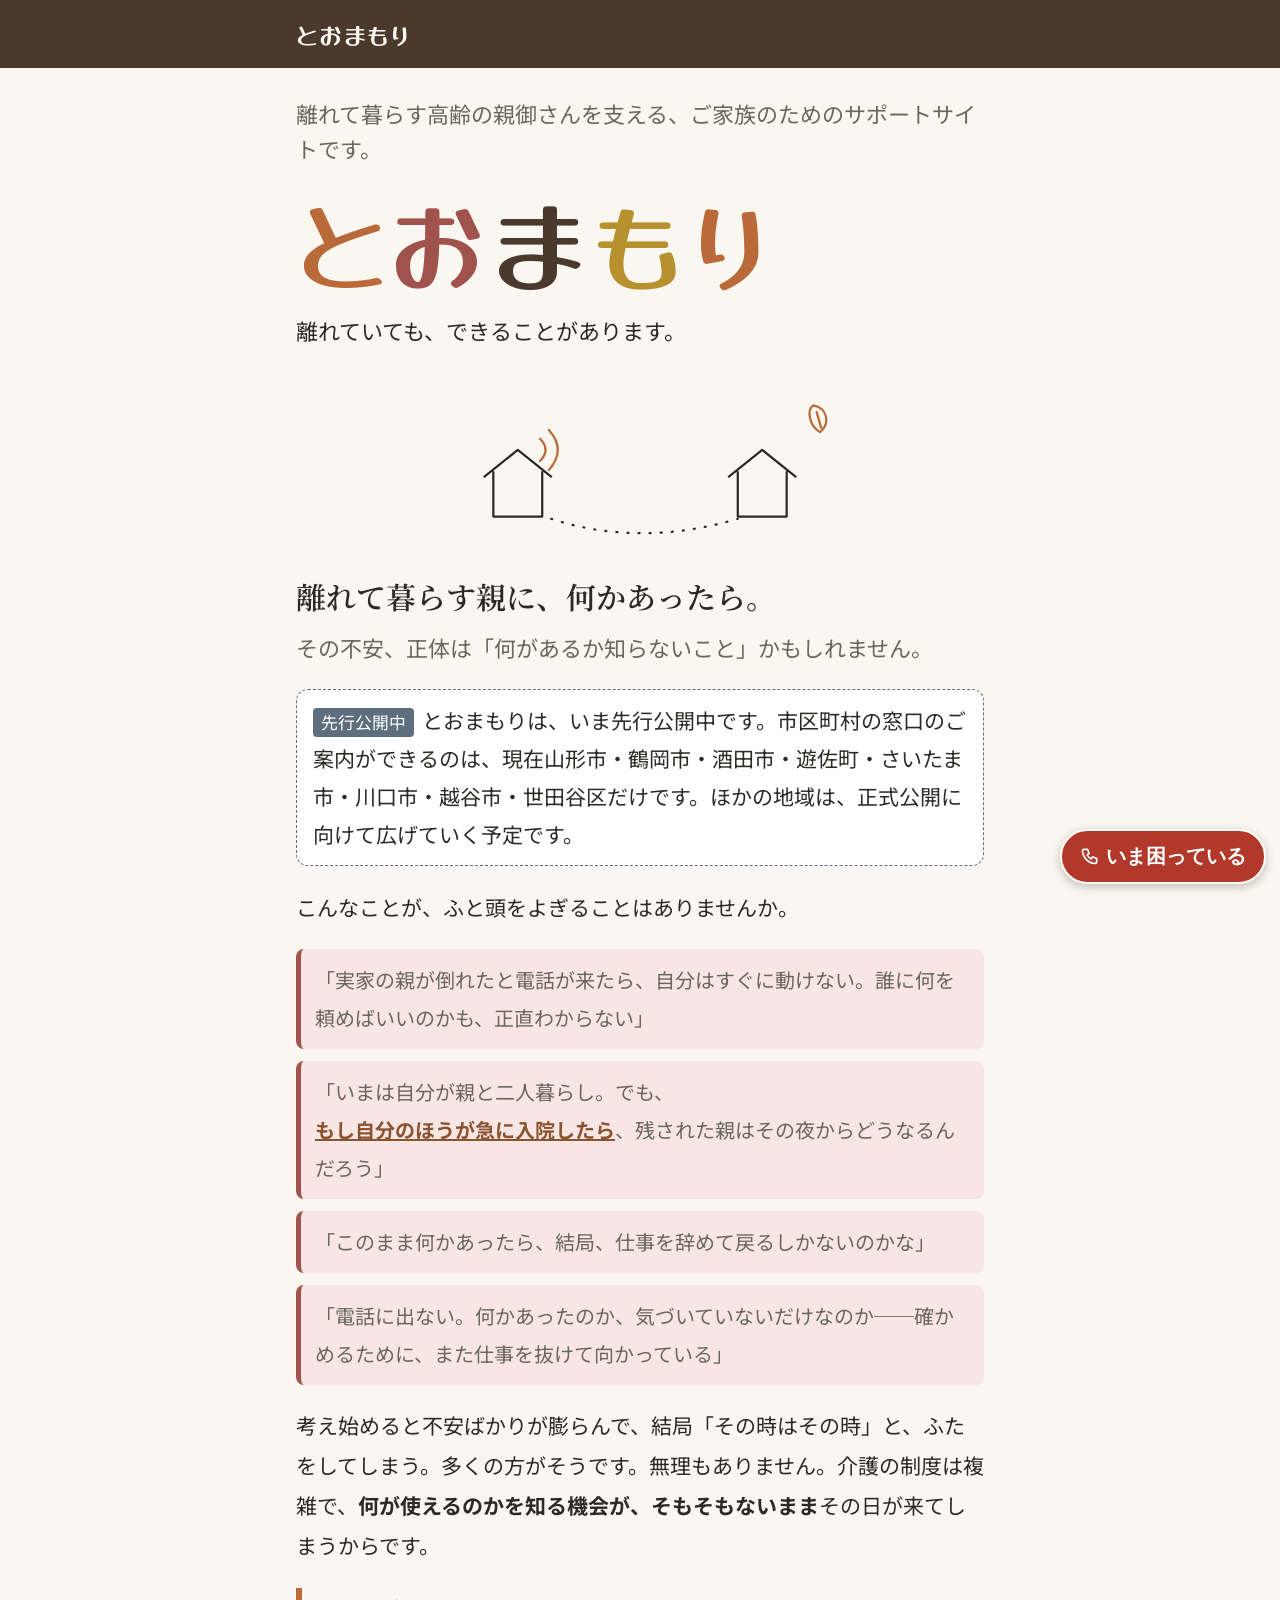
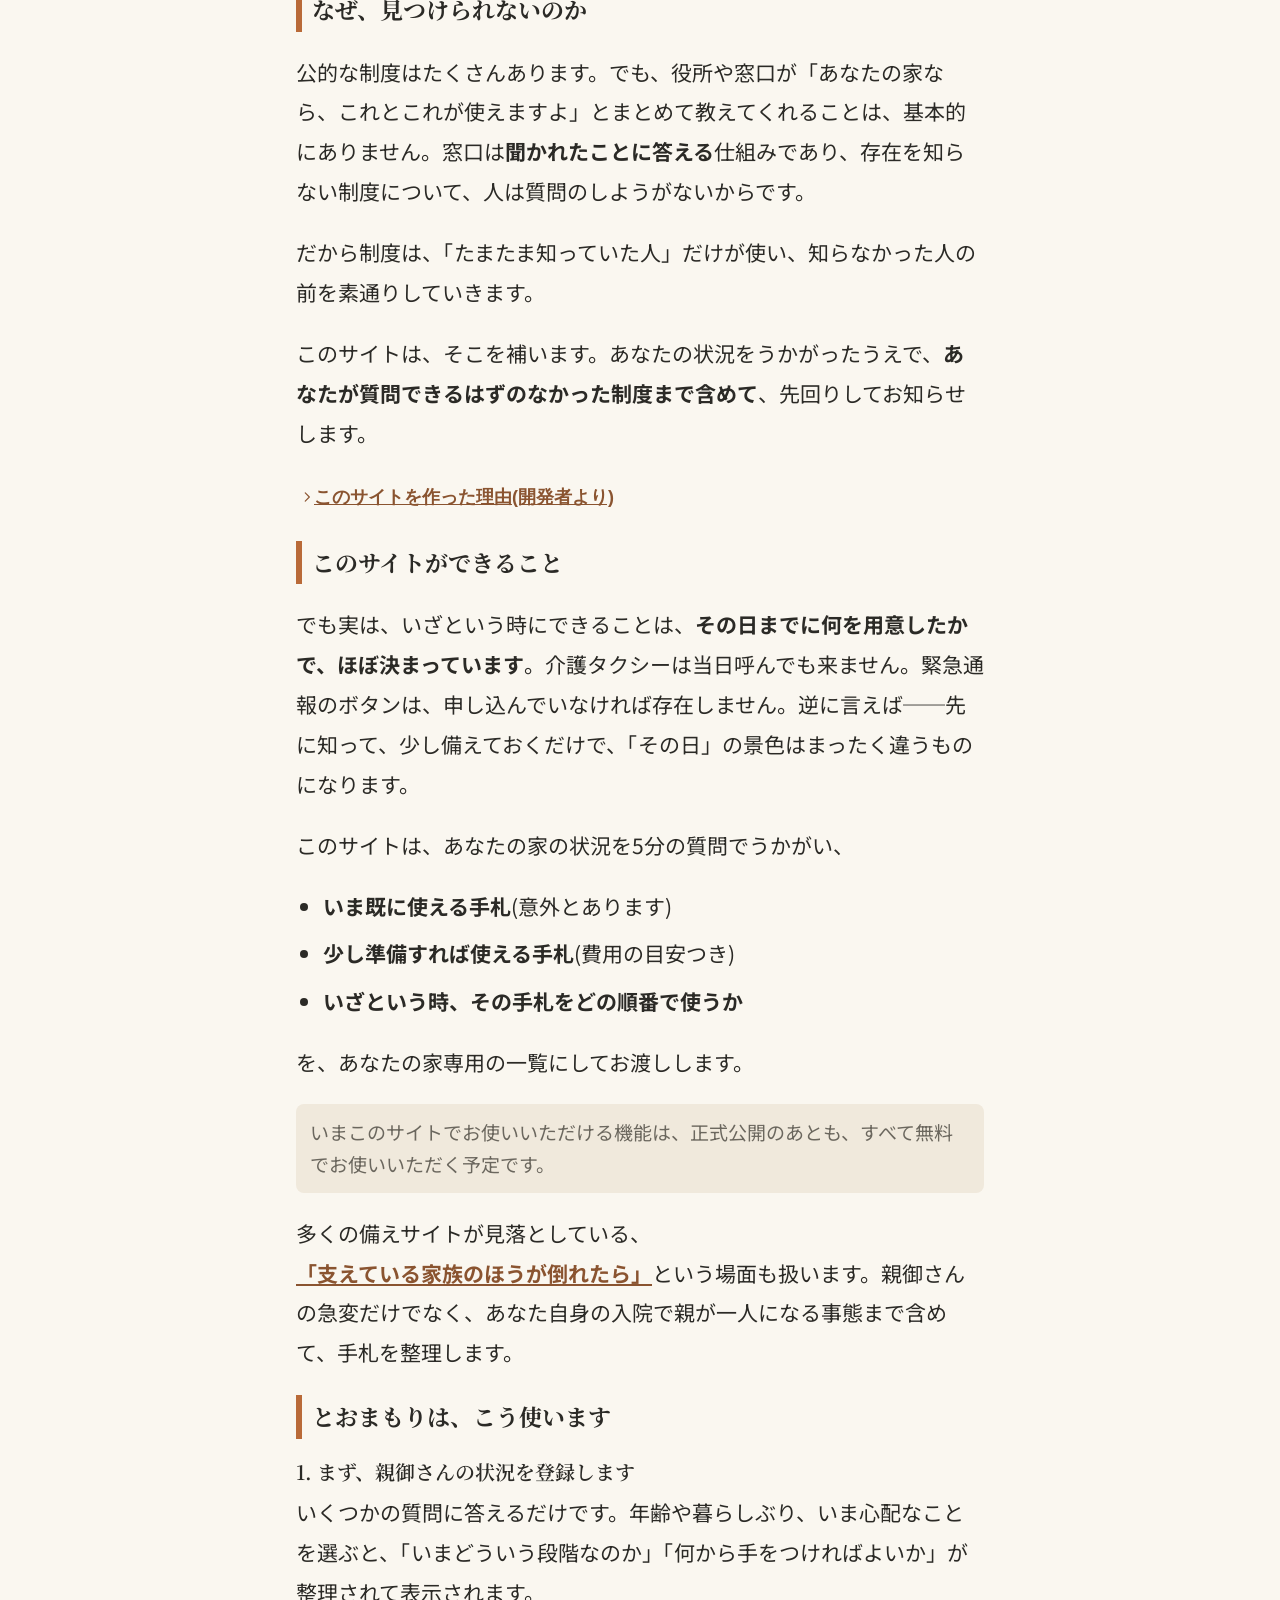
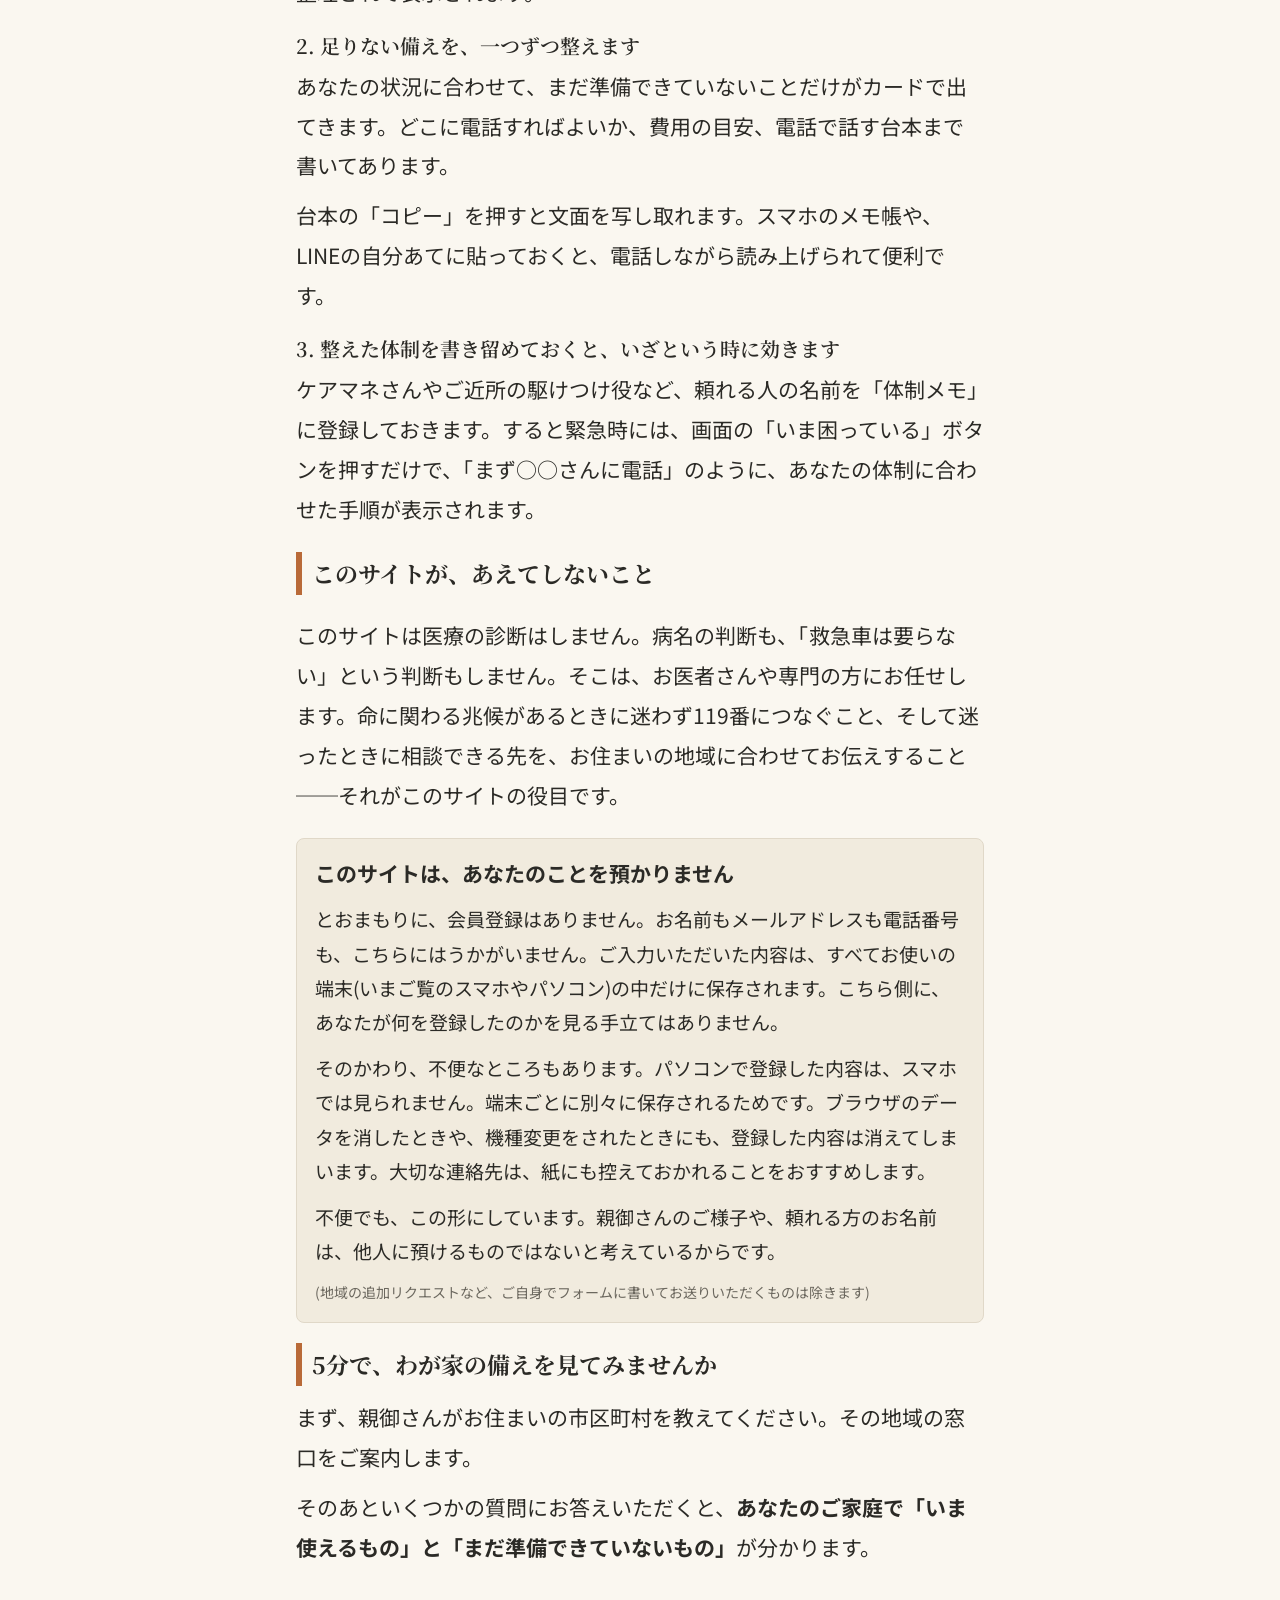
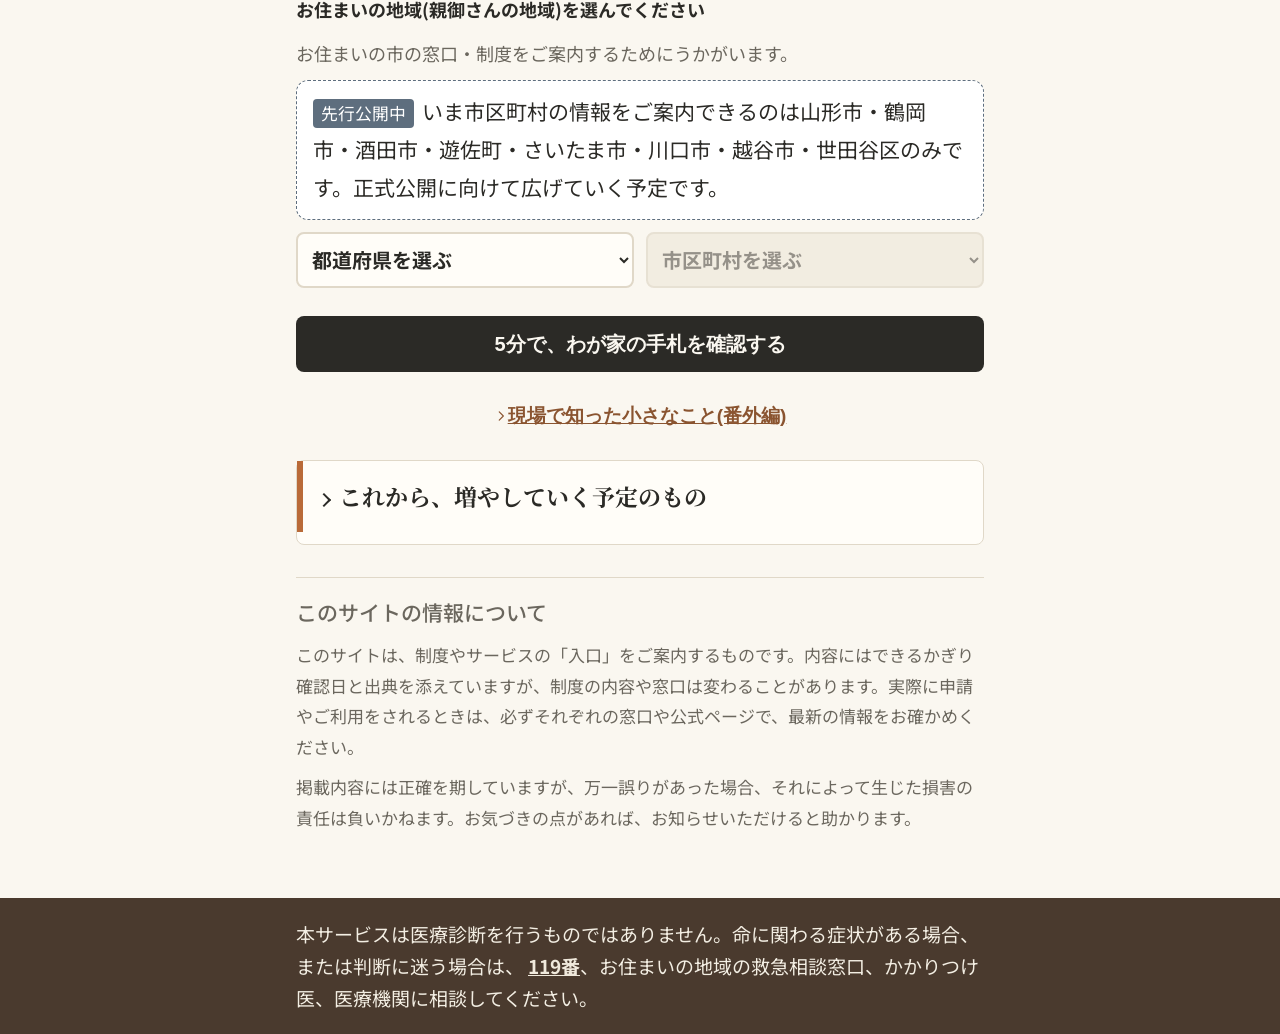
<file: index.html>
<!DOCTYPE html>
<html lang="ja">
<head>
  <meta charset="UTF-8" />
  <meta name="viewport" content="width=device-width, initial-scale=1.0" />
  <!-- 静かな先行公開用。本公開時にこの行を削除する -->
  <meta name="robots" content="noindex" />
  <title>とおまもり｜離れて暮らす親の備えと緊急ナビ</title>
  <link rel="preconnect" href="https://fonts.googleapis.com" />
  <link rel="preconnect" href="https://fonts.gstatic.com" crossorigin />
  <link rel="stylesheet"
    href="https://fonts.googleapis.com/css2?family=Noto+Sans+JP:wght@400;500&family=Noto+Serif+JP:wght@500&family=Yusei+Magic&display=swap" />
  <link rel="stylesheet" href="style.css?v=ee98e7fb" />
</head>
<body>
  <header class="site-header">
    <div class="wrap">
      <h1 class="site-title"><button type="button" id="site-title" class="site-title-btn">とおまもり</button></h1>
    </div>
  </header>

  <!-- 3ステップの帯(全画面共通・診断後に表示) -->
  <nav id="step-band" class="step-band hidden" aria-label="進行状況"></nav>

  <!-- 「← 戻る」(全画面共通・トップ以外で表示。直前の画面へ / 仕様4.3 §4-2) -->
  <div id="back-bar" class="back-bar hidden">
    <div class="wrap">
      <button type="button" id="btn-global-back" class="btn-global-back">← 戻る</button>
    </div>
  </div>

  <main class="wrap" id="main">

    <!-- ============ ホーム(次の一手・2回目以降の入口) ============ -->
    <section id="screen-home" class="screen hidden">
      <div id="home-area"></div>
    </section>

    <!-- ============ トップ画面(ランディング) ============ -->
    <section id="screen-top" class="screen">
      <div class="hero">
        <!-- 上から: 定義の一行 → 題字 → タグライン → 既存のヒーローコピー(仕様4.3 §1) -->
        <p class="hero-define">離れて暮らす高齢の親御さんを支える、ご家族のためのサポートサイトです。</p>
        <!-- 題字(多色はここだけ。一文字=1span、色は style.css の --logo-c1..c5) -->
        <p class="hero-logo" role="img" aria-label="とおまもり"><span class="logo-c1" aria-hidden="true">と</span><span class="logo-c2" aria-hidden="true">お</span><span class="logo-c3" aria-hidden="true">ま</span><span class="logo-c4" aria-hidden="true">も</span><span class="logo-c5" aria-hidden="true">り</span></p>
        <p class="hero-tagline">離れていても、できることがあります。</p>
        <div class="hero-illus" aria-hidden="true"><svg viewBox="0 0 400 180" role="img" aria-label="離れた二つの家を点線の道が結び、左の家から電話の音が広がる" focusable="false"><g fill="none" stroke="currentColor" stroke-width="2" stroke-linecap="round" stroke-linejoin="round"><path d="M60 104 L90 80 L120 104 M68 100 L68 140 L112 140 L112 100"/><path d="M280 104 L310 80 L340 104 M288 100 L288 140 L332 140 L332 100"/><path d="M120 142 Q200 168 288 142" stroke-dasharray="1 9"/><path d="M110 70 Q120 80 110 90 M118 62 Q134 80 118 98" stroke="var(--color-kaki)"/><path d="M356 40 C368 42 372 56 362 64 C352 58 350 44 356 40 Z M359 46 L363 60" stroke="var(--color-kaki)"/></g></svg></div>
        <h2 class="hero-title">離れて暮らす親に、何かあったら。</h2>
        <p class="hero-sub">その不安、正体は「何があるか知らないこと」かもしれません。</p>
      </div>

      <p id="launch-notice-top" class="launch-notice"><span class="launch-notice-label">先行公開中</span>とおまもりは、いま先行公開中です。市区町村の窓口のご案内ができるのは、現在山形市・鶴岡市・酒田市・遊佐町・さいたま市・川口市・越谷市・世田谷区だけです。ほかの地域は、正式公開に向けて広げていく予定です。</p>

      <div class="lp-block">
        <p>こんなことが、ふと頭をよぎることはありませんか。</p>
        <p class="lp-quote">「実家の親が倒れたと電話が来たら、自分はすぐに動けない。誰に何を頼めばいいのかも、正直わからない」</p>
        <p class="lp-quote" id="lp-caregiver-down">「いまは自分が親と二人暮らし。でも、<button type="button" id="link-self-down-quote" class="link-inline"><strong>もし自分のほうが急に入院したら</strong></button>、残された親はその夜からどうなるんだろう」</p>
        <p class="lp-quote">「このまま何かあったら、結局、仕事を辞めて戻るしかないのかな」</p>
        <p class="lp-quote">「電話に出ない。何かあったのか、気づいていないだけなのか──確かめるために、また仕事を抜けて向かっている」</p>
        <p>考え始めると不安ばかりが膨らんで、結局「その時はその時」と、ふたをしてしまう。多くの方がそうです。無理もありません。介護の制度は複雑で、<strong>何が使えるのかを知る機会が、そもそもないまま</strong>その日が来てしまうからです。</p>
      </div>

      <div class="lp-block">
        <h3 class="lp-h3">なぜ、見つけられないのか</h3>
        <p>公的な制度はたくさんあります。でも、役所や窓口が「あなたの家なら、これとこれが使えますよ」とまとめて教えてくれることは、基本的にありません。窓口は<strong>聞かれたことに答える</strong>仕組みであり、存在を知らない制度について、人は質問のしようがないからです。</p>
        <p>だから制度は、「たまたま知っていた人」だけが使い、知らなかった人の前を素通りしていきます。</p>
        <p>このサイトは、そこを補います。あなたの状況をうかがったうえで、<strong>あなたが質問できるはずのなかった制度まで含めて</strong>、先回りしてお知らせします。</p>
        <p><button type="button" id="link-about" class="link-btn link-about"><svg class="icon" viewBox="0 0 24 24" aria-hidden="true" focusable="false"><path d="M9 5l7 7-7 7"/></svg> このサイトを作った理由(開発者より)</button></p>
      </div>

      <div class="lp-block">
        <h3 class="lp-h3">このサイトができること</h3>
        <p>でも実は、いざという時にできることは、<strong>その日までに何を用意したかで、ほぼ決まっています</strong>。介護タクシーは当日呼んでも来ません。緊急通報のボタンは、申し込んでいなければ存在しません。逆に言えば──先に知って、少し備えておくだけで、「その日」の景色はまったく違うものになります。</p>
        <p>このサイトは、あなたの家の状況を5分の質問でうかがい、</p>
        <ul class="lp-list">
          <li><strong>いま既に使える手札</strong>(意外とあります)</li>
          <li><strong>少し準備すれば使える手札</strong>(費用の目安つき)</li>
          <li><strong>いざという時、その手札をどの順番で使うか</strong></li>
        </ul>
        <p>を、あなたの家専用の一覧にしてお渡しします。</p>
        <p class="pricing-note">いまこのサイトでお使いいただける機能は、正式公開のあとも、すべて無料でお使いいただく予定です。</p>
        <p>多くの備えサイトが見落としている、<button type="button" id="link-caregiver-down" class="link-inline"><strong>「支えている家族のほうが倒れたら」</strong></button>という場面も扱います。親御さんの急変だけでなく、あなた自身の入院で親が一人になる事態まで含めて、手札を整理します。</p>
      </div>

      <!-- 使い方の小節(承認済み文言・一字一句変更禁止)。
           「○○さん」は文言の一部。固有名に置換しないこと(静的HTMLのまま出す)。 -->
      <div class="lp-block howto">
        <h3 class="lp-h3">とおまもりは、こう使います</h3>
        <h4 class="howto-step">1. まず、親御さんの状況を登録します</h4>
        <p>いくつかの質問に答えるだけです。年齢や暮らしぶり、いま心配なことを選ぶと、「いまどういう段階なのか」「何から手をつければよいか」が整理されて表示されます。</p>
        <h4 class="howto-step">2. 足りない備えを、一つずつ整えます</h4>
        <p>あなたの状況に合わせて、まだ準備できていないことだけがカードで出てきます。どこに電話すればよいか、費用の目安、電話で話す台本まで書いてあります。</p>
        <p>台本の「コピー」を押すと文面を写し取れます。スマホのメモ帳や、LINEの自分あてに貼っておくと、電話しながら読み上げられて便利です。</p>
        <h4 class="howto-step">3. 整えた体制を書き留めておくと、いざという時に効きます</h4>
        <p>ケアマネさんやご近所の駆けつけ役など、頼れる人の名前を「体制メモ」に登録しておきます。すると緊急時には、画面の「いま困っている」ボタンを押すだけで、「まず○○さんに電話」のように、あなたの体制に合わせた手順が表示されます。</p>
      </div>

      <div class="lp-block">
        <h3 class="lp-h3">このサイトが、あえてしないこと</h3>
        <p>このサイトは医療の診断はしません。病名の判断も、「救急車は要らない」という判断もしません。そこは、お医者さんや専門の方にお任せします。命に関わる兆候があるときに迷わず119番につなぐこと、そして迷ったときに相談できる先を、お住まいの地域に合わせてお伝えすること──それがこのサイトの役目です。</p>
      </div>

      <!-- プライバシーの一節(承認済み文言・一字一句変更禁止)。地域選択の直前。既存 privacy-box の囲みを拡張。 -->
      <div class="privacy-box privacy-box--about">
        <h3 class="privacy-h">このサイトは、あなたのことを預かりません</h3>
        <p>とおまもりに、会員登録はありません。お名前もメールアドレスも電話番号も、こちらにはうかがいません。ご入力いただいた内容は、すべてお使いの端末(いまご覧のスマホやパソコン)の中だけに保存されます。こちら側に、あなたが何を登録したのかを見る手立てはありません。</p>
        <p>そのかわり、不便なところもあります。パソコンで登録した内容は、スマホでは見られません。端末ごとに別々に保存されるためです。ブラウザのデータを消したときや、機種変更をされたときにも、登録した内容は消えてしまいます。大切な連絡先は、紙にも控えておかれることをおすすめします。</p>
        <p>不便でも、この形にしています。親御さんのご様子や、頼れる方のお名前は、他人に預けるものではないと考えているからです。</p>
        <p class="privacy-aside">(地域の追加リクエストなど、ご自身でフォームに書いてお送りいただくものは除きます)</p>
      </div>

      <!-- (A) 地域選択の直前・常に表示(承認済み文言・一字一句変更禁止) -->
      <div class="bridge-a">
        <h3 class="lp-h3">5分で、わが家の備えを見てみませんか</h3>
        <p>まず、親御さんがお住まいの市区町村を教えてください。その地域の窓口をご案内します。</p>
        <p>そのあといくつかの質問にお答えいただくと、<strong>あなたのご家庭で「いま使えるもの」と「まだ準備できていないもの」</strong>が分かります。</p>
      </div>

      <div class="field">
        <label class="field-label" for="area-pref">お住まいの地域(親御さんの地域)を選んでください</label>
        <p class="area-reason" id="area-reason">お住まいの市の窓口・制度をご案内するためにうかがいます。</p>
        <p id="launch-notice-area" class="launch-notice"><span class="launch-notice-label">先行公開中</span>いま市区町村の情報をご案内できるのは山形市・鶴岡市・酒田市・遊佐町・さいたま市・川口市・越谷市・世田谷区のみです。正式公開に向けて広げていく予定です。</p>
        <div id="area-choices" class="area-choices" role="group" aria-label="地域選択">
          <select id="area-pref" class="area-select" aria-label="都道府県">
            <option value="">都道府県を選ぶ</option>
          </select>
          <select id="area-muni" class="area-select" aria-label="市区町村" disabled>
            <option value="">市区町村を選ぶ</option>
          </select>
        </div>
        <div id="area-notice" class="area-notice hidden" aria-live="polite"></div>
      </div>

      <div id="resume-box" class="resume-box hidden">
        <button type="button" id="btn-resume" class="btn btn-secondary">前回の手札一覧を見る</button>
        <button type="button" id="btn-emergency-top" class="btn btn-secondary">いざという時のガイドを見る</button>
      </div>

      <!-- (B) CTAの直前・地域選択時のみ表示(承認済み文言・一字一句変更禁止。○○さんは文言の一部でプレースホルダーではない) -->
      <div id="bridge-b" class="bridge-b hidden">
        <p>ここまでは、どなたにも同じご案内です。</p>
        <p>質問にお答えいただくと、ここから先が変わります。あなたのご家庭に合わせて、費用の目安や、電話で話す台本つきで並びます。頼れる方のお名前を書き留めておけば、いざという時には「まず○○さんに電話」と、その方のお名前で手順が出ます。</p>
      </div>

      <div class="cta-group">
        <button type="button" id="btn-start" class="btn btn-primary">5分で、わが家の手札を確認する</button>
      </div>

      <p class="top-mame-link"><button type="button" class="link-btn link-mame"><svg class="icon" viewBox="0 0 24 24" aria-hidden="true" focusable="false"><path d="M9 5l7 7-7 7"/></svg> 現場で知った小さなこと(番外編)</button></p>

      <!-- ロードマップ「これから、増やしていく予定のもの」(承認済み文言・一字一句変更禁止)。
           番外編リンクの後・免責の前。見出しは lp-h3、項目名は太字(strong)の小見出し。
           最終段落の「ご意見・リクエストはこちら」はリクエストフォーム(素の短縮URL)への外部リンク。 -->
      <details class="lp-block roadmap fold-group">
        <summary class="fold-group-h lp-h3">これから、増やしていく予定のもの</summary>
        <div class="fold-group-body">
        <p>とおまもりは、先行公開中の、育ちざかりのサイトです。これから、次のようなものを順に加えていく予定です。足りないところを増やすのと同じくらい、間違いを直すことも続けています。</p>
        <p><strong>食事のこと</strong>──離れて暮らす親御さんの毎日の食事を、どう支えるか。配食サービスだけでなく、ヘルパーさんにお願いできることの範囲まで含めた全体像を。</p>
        <p><strong>介護度ごとの目安</strong>──要介護1、2……で、だいたいどこまでのサービスを受けられるのか。ケアマネさんと話す前の、予備知識として。</p>
        <p><strong>支えるあなた自身の手札</strong>──介護休業給付など、あなたの勤め先や、あなたがお住まいの自治体にある制度。</p>
        <p><strong>聞こえと、電話に気づく工夫</strong>──耳が遠くなった親御さんが、電話に気づけるようにするための道具と、その補助制度。</p>
        <p><strong>暮らしの道具</strong>──一人暮らしの親御さんの毎日を助けてくれる、道具のえらび方。</p>
        <p><strong>対応地域の拡充</strong>──先行公開中のいまは、追加の時期はお約束できません。いただいたリクエストを参考に、調べる地域を決めていきます。</p>
        <p>順番も内容も、皆さまの声で変わります。「これが先にほしい」「こんなものはできないか」など、<a href="https://forms.gle/yaTN1ZeADWrC4iNB9" target="_blank" rel="noopener noreferrer">ご意見・リクエストはこちら</a>からひとことお寄せください。</p>
        </div>
      </details>

      <!-- 免責の一節(承認済み文言・一字一句変更禁止)。トップ最下部。控えめな補助テキスト。 -->
      <section class="site-disclaimer" aria-label="このサイトの情報について">
        <h3 class="disclaimer-h">このサイトの情報について</h3>
        <p>このサイトは、制度やサービスの「入口」をご案内するものです。内容にはできるかぎり確認日と出典を添えていますが、制度の内容や窓口は変わることがあります。実際に申請やご利用をされるときは、必ずそれぞれの窓口や公式ページで、最新の情報をお確かめください。</p>
        <p>掲載内容には正確を期していますが、万一誤りがあった場合、それによって生じた損害の責任は負いかねます。お気づきの点があれば、お知らせいただけると助かります。</p>
      </section>
    </section>

    <!-- ============ 診断画面 ============ -->
    <section id="screen-diagnosis" class="screen hidden">
      <div class="progress">
        <div class="progress-bar"><div id="progress-fill" class="progress-fill"></div></div>
        <div class="progress-text">
          <span id="progress-block" class="progress-block"></span>
          <span id="progress-count" class="progress-count"></span>
        </div>
      </div>

      <div id="question-area" class="question-area" aria-live="polite"></div>

      <div class="q-nav">
        <button type="button" id="btn-back" class="btn btn-ghost">← 戻る</button>
      </div>
    </section>

    <!-- ============ 状況の鏡+テーマ宣言 ============ -->
    <section id="screen-mirror" class="screen hidden">
      <div id="mirror-area" class="mirror-area"></div>
      <div class="mirror-nav">
        <button type="button" id="btn-mirror-next" class="btn btn-primary">あなたの備えプランを見る →</button>
        <button type="button" id="btn-mirror-back" class="btn btn-ghost">← 質問に戻る</button>
      </div>
    </section>

    <!-- ============ 平時ビュー(処方=備えプラン) ============ -->
    <section id="screen-result" class="screen hidden">
      <div id="result-area"></div>

      <div class="result-footer">
        <div class="save-box">
          <p><strong>この端末に保存されました。</strong>状況が変わったら、いつでも診断し直してください。</p>
          <div class="save-actions">
            <button type="button" id="btn-open-memo" class="btn btn-secondary">体制メモを開く(連絡先を登録)</button>
            <button type="button" id="btn-restart" class="btn btn-ghost">もう一度診断する</button>
            <button type="button" id="btn-delete" class="btn btn-ghost btn-danger">保存したデータを削除</button>
          </div>
        </div>
      </div>
    </section>

    <!-- ============ 緊急時ビュー(場面別ガイド) ============ -->
    <section id="screen-emergency" class="screen hidden">
      <div id="danger-banner" class="danger-banner" role="alert"></div>
      <div class="emg-head">
        <h2 class="result-h2">場面別ガイド</h2>
        <p class="result-intro">いま起きている場面を選んでください。あなたの手札だけで手順を組み立てます。</p>
      </div>
      <div id="scene-choices" class="scene-choices"></div>
      <div id="scene-detail" class="scene-detail"></div>
      <div class="emg-nav">
        <button type="button" id="btn-emergency-back" class="btn btn-ghost">← 備えプランに戻る</button>
      </div>
    </section>

    <!-- ============ 体制メモ(固有名の登録) ============ -->
    <section id="screen-memo" class="screen hidden">
      <h2 class="result-h2">体制メモ</h2>
      <p class="result-intro">
        ケアマネさんや駆けつけ役など、あなたの家の「固有名」を登録しておくと、緊急時ガイドが
        「ケアマネの○○さんに電話」と実名で指示します。
      </p>
      <div class="privacy-box">
        入力内容は<strong>この端末の中にのみ保存</strong>され、外部には送信されません。空欄のままでも構いません。
      </div>
      <form id="memo-form" class="memo-form" autocomplete="off"></form>
      <div class="memo-nav">
        <button type="button" id="btn-memo-save" class="btn btn-primary">保存する</button>
        <span id="memo-status" class="copy-status" role="status"></span>
        <button type="button" id="btn-memo-clear" class="btn btn-ghost btn-danger">体制メモを消去</button>
        <button type="button" id="btn-memo-back" class="btn btn-ghost">← 備えプランに戻る</button>
      </div>
    </section>

    <!-- ============ 開発者より ============ -->
    <section id="screen-about" class="screen hidden">
      <article class="about">
        <h2 class="result-h2">開発者より──このサイトを作った理由</h2>
        <p>私自身、離れて暮らす高齢の母を支える、一人の家族です。</p>
        <p>母と連絡が取れなくなるたびに、仕事を抜けて様子を見に行く。そんなことが続き、これ以上は職場に迷惑をかけられないと、私は仕事を辞めました。</p>
        <p>辞めてからは、時間ができたぶん介護のことを調べました。ケアマネジャーがつき、ヘルパーさんの力も借り、自分では「ひと通り分かってきた」つもりでいました。</p>
        <p>それでも、このサイトを作るための調査で、<strong>初めて知った制度がいくつもありました。</strong> 母が使えたはずの補助。申請すれば戻ったはずのお金。誰かが隠していたわけではありません。知らないものは質問できない──ただそれだけの理由で、ずっと目の前を素通りしていたのです。</p>
        <p>そして思うのです。働きながら、限られた時間で調べていた頃の私は、今よりずっと少ない情報で、ずっと大きな判断──仕事を辞めるかどうか──をしていた。あのとき今の知識があれば、違う選び方もあったかもしれません。</p>
        <p>同じ場所に立っている方に、あの頃の私が欲しかったものを渡したい。それが、このサイトです。</p>
        <p>じゅうぶんにしてあげられていない、と感じている方へ。遠くからでも、できることは、ちゃんとあります。</p>
        <p class="about-signature" id="about-signature"></p>
      </article>
      <div class="about-nav">
        <button type="button" id="btn-about-back" class="btn btn-ghost">← トップに戻る</button>
      </div>
    </section>

    <!-- ============ 番外編: 現場で知った小さなこと ============ -->
    <section id="screen-mame" class="screen hidden">
      <div id="mame-area"></div>
      <div class="mame-nav">
        <button type="button" id="btn-mame-back" class="btn btn-ghost">← 戻る</button>
      </div>
    </section>

  </main>

  <!-- 用語辞典モーダル(施設のことば早見表) -->
  <div id="glossary-modal" class="glossary-modal hidden" role="dialog" aria-modal="true" aria-labelledby="glossary-title">
    <div class="glossary-backdrop" id="glossary-backdrop"></div>
    <div class="glossary-panel">
      <button type="button" id="glossary-close" class="glossary-close" aria-label="閉じる">×</button>
      <h3 id="glossary-title" class="glossary-title"></h3>
      <div id="glossary-body" class="glossary-body"></div>
    </div>
  </div>

  <!-- ホーム(トップ以外の全画面・右下。緊急ボタンの真上に積む) -->
  <button type="button" id="home-btn" class="home-btn hidden">ホーム</button>

  <!-- 「いま困っている」固定ボタン(全画面・未診断でも動作) -->
  <button type="button" id="panic-btn" class="panic-btn"><svg class="icon" viewBox="0 0 24 24" aria-hidden="true" focusable="false"><path d="M5 4h4l2 5-2.5 1.5a11 11 0 0 0 5 5L15 13l5 2v4a2 2 0 0 1-2 2A16 16 0 0 1 3 6a2 2 0 0 1 2-2z"/></svg> いま困っている</button>

  <!-- 画面内トースト(因果通知) -->
  <div id="toast-root" class="toast-root" role="status" aria-live="polite"></div>

  <footer class="site-footer">
    <div class="wrap">
      <p class="disclaimer">
        本サービスは医療診断を行うものではありません。命に関わる症状がある場合、または判断に迷う場合は、
        <a href="tel:119">119番</a>、お住まいの地域の救急相談窓口、かかりつけ医、医療機関に相談してください。
      </p>
    </div>
  </footer>

  <script src="rules-engine.js?v=e3bc2d20"></script>
  <script src="app.js?v=bf92fcf7"></script>
</body>
</html>
</file>
<file: style.css>
/*
 * とおまもり — 事前備えプラン診断
 * Phase 4.2「えんがわトーン」: 温かい落ち着き(生成り+墨+深緑)。
 * 主利用者は働く40〜60代。読みやすさ基準(本文16px以上・タップ44px以上・
 * コントラスト)は維持したまま装いだけを更新。緊急色は「いま困っている」ボタンと
 * 119バナーのみ。全配色は下の :root トークンに一元定義。
 */

:root {
  --color-prelaunch: #5E6E7E;  /* 先行公開の帯の線とラベル(サイトの他の色と区別するための青みのグレー) */
  /* --- デザイントークン(唯一の色・書体の定義元) --- */
  --color-bg: #FAF7F0;          /* 生成り(ページ背景) */
  --color-bg-section: #F0E9DC;  /* 薄い飴色(セクション帯・折りたたみ背景) */
  --color-line: #E0D8C8;        /* 罫線・カード枠 */
  --color-ink: #2B2A26;         /* 墨(本文・ボタン地・見出し・罫) */
  --color-ink-soft: #6B675E;    /* 補助テキスト */
  --color-soft: #F1EBDE;        /* 情報パネルの淡い面(旧・深緑淡を廃した温かい中間色) */
  --color-emergency: #B3382C;   /* 落ち着いた朱(緊急専用: 困っているボタン/119のみ) */
  --color-emergency-dark: #952E24;
  --color-card: #FFFDF8;        /* 温白(カード面。純白 #fff は使わない) */

  /* 暖色2系統(仕様8 微調整ラウンド1)。柿=彩り / 桜=人の話。濃は淡面上の文字・線専用 */
  --color-kaki: #B96A38;        /* 柿(装飾: 進捗バー・罫線・挿絵差し色。非テキストは3:1で足りる) */
  --color-kaki-text: #8A5430;   /* 柿(テキスト用の濃色。リンク等はAA4.5:1のためこちらを使う) */
  --color-kaki-soft: #F6E4D4;   /* 柿(面の淡) */
  --color-sakura: #A0524C;      /* 桜(文字の濃) */
  --color-sakura-soft: #F7E6E4; /* 桜(面の淡) */

  --color-kogecha: #4A3A2E;     /* 焦げ茶(題字3文字目) */
  --color-karashi: #B8912F;     /* 芥子(題字4文字目) */
  /* 面積の大きい濃色面(帯・ヘッダー)は焦げ茶。ボタンは墨のまま(仕様4.3 §5 #9) */
  --color-band: var(--color-kogecha);

  --font-heading: 'Noto Serif JP', "Hiragino Mincho ProN", "Yu Mincho", "YuMincho", serif;
  --font-body: 'Noto Sans JP', -apple-system, BlinkMacSystemFont, "Segoe UI",
    "Hiragino Kaku Gothic ProN", Meiryo, sans-serif;
  /* 題字の書体。Yusei Magic の読み込みに失敗したら --font-heading と同じ明朝へ落ちる */
  --font-logo: 'Yusei Magic', 'Noto Serif JP', "Hiragino Mincho ProN", "Yu Mincho", "YuMincho", serif;

  /* 題字の一文字ごとの色(と=柿 / お=桜 / ま=焦げ茶 / も=芥子 / り=柿) */
  --logo-c1: var(--color-kaki);
  --logo-c2: var(--color-sakura);
  --logo-c3: var(--color-kogecha);
  --logo-c4: var(--color-karashi);
  --logo-c5: var(--color-kaki);

  --radius: 8px;

  /* --- 旧トークン → 新トークン対応(既存ルールを一括で温かい配色へ移行)
         旧「赤(--primary)」は深緑に付け替え、赤は緊急専用トークンに限定する --- */
  --fg: var(--color-ink);
  --fg-muted: var(--color-ink-soft);
  --bg: var(--color-bg);
  --card: var(--color-card);
  --border: var(--color-line);
  /* 深緑は全廃(微調整2)。構造色=墨、リンク/進捗/チェック/彩り=柿(--color-kaki) */
  --primary: var(--color-ink);
  --primary-dark: #444444;
  --accent: var(--color-ink);
  --accent-light: var(--color-soft);
  --ok: var(--color-ink);
  --today: var(--color-ink);
  --week: var(--color-kaki);
  --later: var(--color-ink-soft);
  --danger: var(--color-ink-soft);
  --focus: var(--color-ink);
}

* { box-sizing: border-box; }

html { -webkit-text-size-adjust: 100%; }

body {
  margin: 0;
  font-family: var(--font-body);
  font-size: 21px;
  line-height: 1.9;
  color: var(--fg);
  background: var(--bg);
}

/* 見出しは明朝(Noto Serif JP)。読み込み失敗時はシステム明朝→sans にフォールバック */
.hero-title, .lp-h3, .howto-step, .result-h2, .group-h, .card-name,
.mirror-h2, .mirror-theme-value, .next-move-name, .scene-title, .step-title,
.faq-heading, .glossary-title, .mirror-flow-h, .blueprint > p:first-child,
.mame-summary, .nm-done-title {
  font-family: var(--font-heading);
}

.wrap {
  width: 100%;
  max-width: 720px;
  margin: 0 auto;
  padding: 0 16px;
}

/* ---- ヘッダー / フッター ---- */
/* 小ロゴは題字と同じ書体だが単色。多色はトップのヒーロー題字だけの特権 */
.site-header {
  background: var(--color-band);
  color: var(--color-bg);
  padding: 12px 0;
}
.site-title { font-size: 26px; margin: 0; font-weight: 400; line-height: 1.2; }
.site-title-btn {
  font: inherit; font-family: var(--font-logo); color: inherit;
  letter-spacing: 0.04em;
  background: none; border: none; padding: 0; margin: 0; cursor: pointer;
  min-height: 44px; display: inline-flex; align-items: center;
}
.site-title-btn:hover { text-decoration: underline; }

.site-footer {
  margin-top: 40px;
  background: var(--color-band);
  color: #F3EEE3;
  padding: 20px 0;
}
.disclaimer { font-size: 19px; margin: 0; line-height: 1.7; }
.disclaimer a { color: #F0E9DC; font-weight: 700; }

/* 「← 戻る」帯(ヘッダーの下・トップ以外の全画面 / 仕様4.3 §4-2) */
.back-bar { border-bottom: 1px solid var(--color-line); background: var(--color-bg); }
.btn-global-back {
  font: inherit;
  font-size: 19px;
  color: var(--color-ink);
  background: none;
  border: none;
  padding: 0;
  min-height: 44px;
  display: inline-flex;
  align-items: center;
  cursor: pointer;
}
.btn-global-back:hover { text-decoration: underline; }

main.wrap { padding-top: 20px; padding-bottom: 24px; }

.screen { animation: fade 0.2s ease; }
@keyframes fade { from { opacity: 0; } to { opacity: 1; } }

.hidden { display: none !important; }

/* ---- トップ ---- */
.lead { font-size: 23px; }
.note { color: var(--fg-muted); font-size: 18px; }

.privacy-box {
  background: var(--accent-light);
  border: 1px solid var(--color-line);
  border-radius: var(--radius);
  padding: 14px 16px;
  font-size: 19px;
  margin: 20px 0;
}

/* プライバシーの一節(見出しつき小節)。既存 privacy-box の囲みを拡張(囲みの雰囲気は維持)。
   見出しは lp-h3(20px)より一段小さく、本文は読みやすい大きさ。最終行は補助テキスト(小さめ・うすめ墨)。 */
.privacy-box--about { padding: 16px 18px; line-height: 1.8; }
.privacy-box--about .privacy-h {
  font-size: 21px; font-weight: 700; color: var(--color-ink); margin: 0 0 10px;
}
.privacy-box--about p { font-size: 19px; margin: 0 0 12px; }
.privacy-box--about p:last-child { margin-bottom: 0; }
.privacy-box--about .privacy-aside { font-size: 14px; color: var(--color-ink-soft); }

.launch-notice {
  margin: 0 0 20px;
  padding: 12px 16px;
  background: #FFFFFF;
  border: 1.5px dashed var(--color-prelaunch);
  border-radius: 12px;
  color: var(--color-ink);
  font-size: inherit;
  line-height: 1.8;
  overflow-wrap: anywhere;
}
.launch-notice-label {
  display: inline-block;
  margin-right: 8px;
  padding: 1px 8px;
  background: var(--color-prelaunch);
  color: #FFFFFF;
  border-radius: 4px;
  font-size: 0.8em;
  line-height: 1.6;
}
.field .launch-notice { margin: 0 0 12px; }

.field { margin: 24px 0; }
.field-label {
  display: block;
  font-weight: 700;
  margin-bottom: 10px;
  font-size: 18px;
}
.area-choices { display: flex; gap: 12px; flex-wrap: wrap; }
/* 全国の都道府県 → 市区町村(仕様4.3 §2-1) */
.area-select {
  flex: 1 1 45%;
  min-height: 56px;
  min-width: 140px;
  font-size: 20px;
  font-weight: 700;
  font-family: inherit;
  color: var(--accent);
  background: var(--card);
  border: 2px solid var(--border);
  border-radius: var(--radius);
  cursor: pointer;
  padding: 10px;
}
.area-select:disabled { color: var(--color-ink-soft); background: var(--color-bg-section); cursor: not-allowed; }
.area-reason { font-size: 18px; color: var(--fg-muted); margin: 0 0 10px; }
.area-help { font-size: 18px; color: var(--fg-muted); margin-top: 8px; }

/* 選択した市区町村の案内(整備済み/未整備) */
.area-notice {
  margin-top: 12px;
  padding: 20px 22px;
  border: 1px solid var(--color-line);
  border-left: 6px solid var(--color-kaki);
  border-radius: var(--radius);
  background: var(--color-soft);
  font-size: 19px;
  line-height: 1.9;
}
.area-notice p { margin: 0 0 12px; }
.area-notice p:last-child { margin-bottom: 0; }
.area-notice .area-ready { font-weight: 700; color: var(--color-ink); }
.area-links { margin: 8px 0; padding-left: 1.3em; }
.area-links li { margin-bottom: 6px; }
/* #7119 の地域状態ブロック(カード先頭)。番号/受付時間・確認案内・note を控えめな囲みで。 */
.sharp7119-state {
  background: var(--color-soft); border-left: 4px solid var(--color-kaki);
  border-radius: 6px; padding: 12px 16px; margin: 0 0 14px; font-size: 20px; line-height: 1.9;
}
.sharp7119-state p { margin: 0 0 8px; }
.sharp7119-state p:last-child { margin-bottom: 0; }
.sharp7119-state .s7-alt, .sharp7119-state .s7-note { font-size: 14px; color: var(--color-ink-soft); }
.sharp7119-state a { color: var(--color-kaki-text); font-weight: 700; }
.area-notice a { color: var(--color-kaki-text); font-weight: 400; }
/* 地域の窓口一覧(表示3段階の中段)。既存 area-notice の囲みをそのまま使う。 */
.area-notice .area-win-h { font-weight: 700; color: var(--color-ink); font-size: 21px; margin: 0 0 8px; }
.area-win-list { margin: 12px 0; }
.area-win-list li { margin-bottom: 16px; }
.area-notice .area-win-date { font-size: 14px; color: var(--color-ink-soft); }
/* 電話確認済みの窓口(項目ごとに詳細+窓口+確認日を統合表示)。ブロック間に明確な間を入れる。 */
.area-win-verified { margin: 0 0 24px; padding-bottom: 20px; border-bottom: 1px solid var(--color-line); }
.area-win-verified:last-child { border-bottom: none; }
.area-win-verified .area-win-label { display: block; font-weight: 700; color: var(--color-ink); margin: 0 0 8px; }
.area-win-detail { margin: 0 0 10px; font-size: 21px; }
.area-win-contact { margin: 10px 0 0; font-size: 20px; color: var(--color-ink); }
.area-win-confirmed { margin: 10px 0 0; font-size: 14px; color: var(--color-ink-soft); }
/* 市窓口の折りたたみ(県窓口と同じ体裁)。既定は閉じた状態。中身の上下余白を広げる。 */
.area-win-section { margin: 6px 0 10px; }
.area-win-section > summary.area-win-summary { cursor: pointer; font-weight: 700; color: var(--color-ink); padding: 10px 0; font-size: 21px; }
.area-win-body { padding: 12px 0 6px; }
/* 調べた内容(費用・条件)を主役にし、公式ページへのリンクは末尾に控えめに置く(太字→標準・余白で分離)。 */
.area-win-official { margin: 12px 0 0; }
.area-win-official a { font-weight: 400; }
/* 折りたたみ内に増設した診断CTA。パネル余白分を負マージンで回収してフルブリード全幅にし、
   狭い画面(360px)でもラベルが2行に折れないようにする(文字サイズは下げない)。 */
.area-cta-wrap { margin: 24px -22px 0; }
.area-cta { width: 100%; }
/* 電話番号(tel:)のタップ領域を44px以上に。inline-flexで高さを確保し数字を縦中央へ。色・下線・文言は不変。 */
.area-win-contact a[href^="tel:"],
.pref-item-tel a[href^="tel:"] {
  display: inline-flex;
  align-items: center;
  min-height: 44px;
  padding: 4px 6px;
  box-sizing: border-box;
}
/* 都道府県レイヤーの他7項目(折りたたみの節)。窓口一覧の直下。中身の余白を広げる。 */
.pref-section { margin-top: 18px; border-top: 1px solid var(--color-line, #e3ddd0); padding-top: 14px; }
.pref-section > summary.pref-section-h { cursor: pointer; font-weight: 700; color: var(--color-ink); padding: 10px 0; font-size: 21px; }
.pref-section-body { padding: 12px 0 6px; }
.pref-section-intro { color: var(--color-ink-soft); margin: 6px 0 16px; }
.pref-item { margin: 0 0 24px; padding: 16px 0 0; border-top: 1px dashed var(--color-line, #e3ddd0); }
.pref-item-h { font-size: 21px; font-weight: 700; color: var(--color-ink); margin: 0 0 8px; }
.pref-item-p { font-size: 19px; margin: 0 0 8px; }
.pref-item-name { margin: 10px 0 4px; font-weight: 700; }
.pref-item-tel, .pref-item-hours { margin: 6px 0; font-size: 20px; }
.pref-item-date { font-size: 14px; color: var(--color-ink-soft); margin: 6px 0 0; }
.pref-item-notfound { margin: 8px 0 0; color: var(--color-ink-soft); }
/* 地域選択の前後で診断へ橋を架ける2ブロック(A: 常時 / B: 地域選択時のみ) */
.bridge-a { margin: 20px 0 12px; }
/* (B) は「ここから先が変わる」転換点。周囲に埋もれないよう囲み・背景・余白で区切る(文言は不変・見た目のみ)。 */
.bridge-b {
  margin: 22px 0;
  padding: 22px 24px;
  background: var(--color-bg-section);
  border: 1px solid var(--color-line);
  border-left: 6px solid var(--color-kaki);
  border-radius: var(--radius);
}
.bridge-a p, .bridge-b p { margin: 0 0 10px; }
.bridge-a p:last-child, .bridge-b p:last-child { margin-bottom: 0; }
/* 「下のボタンから追加をリクエストできます」の“ボタン”。遷移先が mailto/フォームURLなので a で実装 */
.area-request {
  display: inline-flex; align-items: center; justify-content: center;
  min-height: 52px; padding: 12px 20px;
  background: var(--color-ink); color: var(--color-bg);
  border-radius: var(--radius); font-weight: 700; text-decoration: none;
}
.area-notice a.area-request { color: var(--color-bg); }
.area-request:hover { background: var(--primary-dark); }

.resume-box { margin: 20px 0; }

.cta-group { display: flex; flex-direction: column; gap: 14px; margin-top: 28px; }

/* ---- ボタン共通 ---- */
.btn {
  display: inline-flex;
  align-items: center;
  justify-content: center;
  gap: 8px;
  min-height: 52px;
  padding: 12px 16px;
  font-size: 20px;
  font-weight: 700;
  border-radius: var(--radius);
  border: 2px solid transparent;
  cursor: pointer;
  text-align: center;
  line-height: 1.4;
}
.btn-primary { background: var(--color-ink); color: var(--color-bg); }
.btn-primary:hover { background: var(--primary-dark); }
.btn-secondary { background: var(--color-ink); color: var(--color-bg); }
.btn-secondary:hover { background: var(--primary-dark); }
.btn-ghost { background: var(--card); color: var(--accent); border-color: var(--border); }
.btn-ghost:hover { background: var(--color-bg-section); }
.btn-danger { color: var(--danger); border-color: var(--color-line); }
.btn-danger:hover { background: var(--color-bg-section); }
.btn-disabled {
  background: var(--color-bg-section);
  color: var(--color-ink-soft);
  cursor: not-allowed;
  border-color: var(--color-line);
}
.badge {
  font-size: 13px;
  font-weight: 700;
  background: var(--color-ink-soft);
  color: #fff;
  border-radius: 999px;
  padding: 2px 10px;
}

.btn:focus-visible,
.area-btn:focus-visible,
a:focus-visible {
  outline: 3px solid var(--focus);
  outline-offset: 2px;
}

/* ---- 診断 ---- */
.progress { margin-bottom: 22px; }
.progress-bar {
  height: 10px;
  background: var(--color-bg-section); /* 柿の進捗が読めるよう明るいトラック */
  border-radius: 999px;
  overflow: hidden;
}
.progress-fill {
  height: 100%;
  width: 0;
  background: var(--color-kaki); /* 進捗=柿(仕様・微調整2) */
  border-radius: 999px;
  transition: width 0.25s ease;
}
.progress-text {
  display: flex;
  justify-content: space-between;
  margin-top: 8px;
  font-size: 18px;
  color: var(--fg-muted);
}
.progress-block { font-weight: 700; color: var(--accent); }

.question-area { min-height: 160px; }
.q-text {
  font-size: 26px;
  font-weight: 700;
  line-height: 1.6;
  margin: 8px 0 20px;
}
.q-hint { font-size: 18px; color: var(--fg-muted); margin: -12px 0 18px; }

.options { display: flex; flex-direction: column; gap: 12px; }
.opt-btn {
  min-height: 56px;
  width: 100%;
  text-align: left;
  font-size: 22px;
  font-weight: 600;
  padding: 12px 18px;
  background: var(--card);
  color: var(--fg);
  border: 2px solid var(--border);
  border-radius: var(--radius);
  cursor: pointer;
}
.opt-btn:hover { border-color: var(--accent); background: var(--accent-light); }
.opt-btn.selected { border-color: var(--accent); background: var(--accent); color: #fff; }

/* 複数選択 */
.multi-opt {
  display: flex;
  align-items: center;
  gap: 12px;
  min-height: 56px;
  padding: 10px 16px;
  border: 2px solid var(--border);
  border-radius: var(--radius);
  background: var(--card);
  cursor: pointer;
  font-size: 22px;
}
.multi-opt.checked { border-color: var(--accent); background: var(--accent-light); }
.multi-opt input { width: 24px; height: 24px; accent-color: var(--accent); }

.q-nav { margin-top: 26px; }
.q-actions { margin-top: 22px; }

/* ---- 結果 ---- */
.result-h2 {
  font-size: 26px;
  margin: 32px 0 14px;
  padding-bottom: 8px;
  border-bottom: 3px solid var(--color-kaki); /* 見出しの小飾り=柿(仕様8-2) */
  color: var(--accent);
}
.result-intro { font-size: 22px; }

.scenario-list { display: flex; flex-direction: column; gap: 12px; }
.scenario-item {
  background: var(--card);
  border-left: 6px solid var(--primary);
  border-radius: 8px;
  padding: 14px 16px;
  font-size: 22px;
  box-shadow: 0 1px 3px rgba(0, 0, 0, 0.06);
}

.cost-section { margin-bottom: 24px; }
.cost-title {
  font-size: 22px;
  font-weight: 700;
  padding: 8px 14px;
  border-radius: 8px;
  color: #fff;
  display: inline-block;
  margin-bottom: 12px;
}
.cost-do_today .cost-title { background: var(--today); }
.cost-consult_this_week .cost-title { background: var(--color-ink); }
.cost-consider_later .cost-title { background: var(--later); }

.plan-card {
  background: var(--card);
  border: 1px solid var(--border);
  border-radius: var(--radius);
  padding: 16px;
  margin-bottom: 14px;
  box-shadow: 0 1px 3px rgba(0, 0, 0, 0.05);
}
.plan-card ul { margin: 0; padding-left: 1.2em; }
.plan-card li { margin-bottom: 10px; font-size: 20px; }
.plan-card li:last-child { margin-bottom: 0; }
.plan-card a[href^="tel:"] {
  font-weight: 700;
  color: var(--color-kaki-text); /* リンク=柿(テキストはAA濃色) */
  white-space: nowrap;
}
.checked-note {
  margin-top: 12px;
  padding-top: 10px;
  border-top: 1px dashed var(--border);
  font-size: 14px;
  color: var(--fg-muted);
}
.checked-note span { display: inline-block; margin-right: 12px; }

.empty-plan {
  background: var(--accent-light);
  border-radius: var(--radius);
  padding: 16px;
  font-size: 20px;
}

/* 家族共有テキスト */
.share-box { margin-top: 8px; }
.share-text {
  width: 100%;
  min-height: 220px;
  font-size: 18px;
  line-height: 1.7;
  padding: 14px;
  border: 2px solid var(--border);
  border-radius: var(--radius);
  background: var(--card);
  color: var(--fg);
  font-family: inherit;
  resize: vertical;
}
.share-actions { margin-top: 12px; }
.copy-status { margin-left: 12px; color: var(--ok); font-weight: 700; font-size: 19px; }

/* 保存・削除 */
.result-footer { margin-top: 36px; }
.save-box {
  background: var(--accent-light);
  border-radius: var(--radius);
  padding: 18px;
}
.save-actions { display: flex; flex-direction: column; gap: 12px; margin-top: 14px; }

@media (min-width: 560px) {
  .cta-group { flex-direction: column; }
  .save-actions { flex-direction: row; }
  .save-actions .btn { flex: 1; }
}

/* ================= Phase 2: ランディング ================= */
/* ヒーローは生成り背景に直接。白フチ・囲み枠は付けない(Phase 4.2 仕様4) */
.hero {
  background: transparent;
  color: var(--color-ink);
  padding: 8px 0 4px;
  margin-bottom: 16px;
}
/* 定義の一行(題字の上)とタグライン(題字の下)。
   文字サイズは18pxで統一し、主従は色(うすめ墨 / 墨)で付ける */
.hero-define { font-size: 22px; color: var(--color-ink-soft); margin: 0 0 6px; line-height: 1.6; }
.hero-tagline { font-size: 22px; color: var(--color-ink); margin: 0 0 14px; line-height: 1.5; }

/* 題字: 生成りの上に一文字ずつ色を置く。色は :root の --logo-c1..c5 が唯一の定義元 */
.hero-logo {
  font-family: var(--font-logo);
  font-weight: 400;
  font-size: clamp(56px, 15vw, 110px);
  line-height: 1.2;
  letter-spacing: 0.02em;
  background: var(--color-bg);
  margin: 0 0 10px;
}
.hero-logo .logo-c1 { color: var(--logo-c1); }
.hero-logo .logo-c2 { color: var(--logo-c2); }
.hero-logo .logo-c3 { color: var(--logo-c3); }
.hero-logo .logo-c4 { color: var(--logo-c4); }
.hero-logo .logo-c5 { color: var(--logo-c5); }

.hero-illus {
  width: 100%;
  height: clamp(150px, 46vw, 200px);
  margin-bottom: 14px;
}
.hero-illus svg { display: block; width: 100%; height: 100%; }
.hero-title { font-size: 30px; font-weight: 600; margin: 0 0 10px; line-height: 1.4; }
.hero-sub { font-size: 22px; margin: 0; color: var(--color-ink-soft); }
.lp-block { margin: 22px 0; }
.lp-h3 {
  font-size: 23px; color: var(--accent); margin: 0 0 12px;
  border-left: 6px solid var(--color-kaki); padding-left: 10px; /* 小飾り=柿(仕様8-2) */
}
.lp-quote {
  background: var(--color-sakura-soft); border-left: 5px solid var(--color-sakura); /* 共感=桜(仕様8-3) */
  border-radius: 8px; padding: 12px 14px; margin: 12px 0;
  font-size: 20px; color: var(--fg-muted);
}
/* 使い方の小節。既存トップの小節(.lp-block + .lp-h3)と同じ扱い。
   手順見出しは明朝(上の見出しセレクタに .howto-step を含めてある) */
.howto-step {
  font-size: 20px;
  font-weight: 600;
  color: var(--color-ink);
  margin: 18px 0 6px;
  line-height: 1.5;
}
.howto p { margin: 0 0 10px; }
.howto p:last-child { margin-bottom: 0; }

/* ロードマップ「これから、増やしていく予定のもの」。既存 lp-block に準じる。
   免責の前に来るため控えめすぎない体裁: 項目名(strong)は太字の小見出し程度に。 */
.roadmap p { margin: 0 0 12px; }
.roadmap p:last-child { margin-bottom: 0; }
.roadmap p strong { font-size: 22px; color: var(--color-ink); }

/* 価格の予定表記(仕様4.3 §3) */
.pricing-note {
  font-size: 19px; color: var(--color-ink-soft);
  background: var(--color-bg-section); border-radius: var(--radius);
  padding: 12px 14px; margin: 12px 0 0; line-height: 1.7;
}
.lp-list { margin: 12px 0; padding-left: 1.3em; }
.lp-list li { margin-bottom: 8px; }
.lp-block a { color: var(--color-kaki-text); font-weight: 700; } /* リンク=柿(テキストはAA濃色) */

/* ================= 手札一覧(平時ビュー) ================= */
.summary-line {
  font-size: 22px; background: var(--accent-light);
  border-radius: var(--radius); padding: 12px 16px; margin: 8px 0 20px;
}
.summary-line strong { color: var(--primary); font-size: 26px; }

/* 指摘(要約行の直下)。文字サイズ・色は既存の本文と同じものを使い、新しい大きさは作らない。
   見出し=card-sec-h と同じ26px/accent、本文=card-p と同じ25px、
   事実=prereq-hint と同じうすめ墨。左の飾りは group-h と同じ柿の罫。 */
.findings { margin: 0 0 22px; }
/* 折りたたみは既存の .fold-group をそのまま使う(見出しの開閉マークと 44px のタップ領域も既存のまま)。
   並べたときに境目が分かるよう、間隔だけ足す。 */
.finding-fold { margin-bottom: 10px; }
.finding-fold:last-child { margin-bottom: 0; }
.finding { border-left: 4px solid var(--color-kaki); padding-left: 12px; }
.finding-h { font-size: 22px; font-weight: 800; margin: 0 0 6px; }
/* 見出しは拾い読みする場所、中身は読む場所。中身だけ一段小さくする(22px は既存の補助テキストと同じ) */
.finding-fact { font-size: 18px; color: var(--color-ink-soft); margin: 0 0 8px; }
.finding-action { font-size: 18px; margin: 0 0 4px; }

.group { margin-bottom: 26px; }
.group-h {
  font-size: 23px; margin: 0 0 6px; color: var(--accent);
  border-left: 4px solid var(--color-kaki); padding-left: 10px; /* 小飾り=柿(仕様8-2) */
}
.group-note { font-size: 18px; color: var(--fg-muted); margin: 0 0 12px; }
.group-empty { color: var(--fg-muted); font-size: 19px; }
.group-alert {
  background: var(--color-soft); border: 2px solid var(--color-line);
  border-radius: var(--radius); padding: 14px; margin-bottom: 28px;
}
.group-alert .group-h { color: var(--primary); }

/* カード */
.card {
  background: var(--card); border: 1px solid var(--border);
  border-radius: var(--radius); padding: 16px; margin-bottom: 14px;
  box-shadow: 0 1px 3px rgba(0,0,0,0.05);
}
.card-preparable { border-left: 6px solid var(--week); }
.card-special { border-left: 6px solid var(--primary); }
.card-knowledge { border-left: 6px solid var(--color-kaki); } /* knowledge=柿(仕様8-2) */
.card-head { display: flex; align-items: center; flex-wrap: wrap; gap: 8px; margin-bottom: 12px; }
.card-name { font-size: 22px; font-weight: 800; }
.badge-status { font-size: 15px; font-weight: 700; border-radius: 999px; padding: 3px 12px; color: #fff; }
.badge-avail { background: var(--ok); }
.badge-prep { background: var(--color-kaki-soft); color: var(--color-ink); } /* 柿の淡面+墨(白文字を柿地に載せない, AA維持) */
.badge-na { background: var(--color-ink-soft); }
.badge-knowledge { background: var(--color-kaki-soft); color: var(--color-ink); } /* knowledgeバッジ=柿の淡面+墨文字(仕様8-2/8-5, AA維持) */

.card-target {
  font-size: 18px; background: var(--color-bg-section); border-radius: 8px;
  padding: 8px 12px; margin: 0 0 12px; color: var(--fg-muted);
}
/* 前提ヒント(準備すれば使えるカード): 本文より控えめ・うすめ墨。font-sizeは本文継承(下限は既存のまま)。 */
.prereq-hint { color: var(--color-ink-soft); margin: 0 0 10px; }
/* 前提ヒントの続きに出す案内文。同じ扱い(うすめ墨)のまま、直前の一行に寄せて一続きに読ませる。 */
.prereq-hint + .prereq-hint-cont { margin-top: -6px; }
.card-done-wrap { margin-top: 14px; }
.card-sec { margin-bottom: 14px; }
.card-sec-h {
  font-size: 21px; font-weight: 800; color: var(--accent);
  margin-bottom: 4px;
}
.card-sec-b { font-size: 20px; }
.card-p { font-size: 20px; margin: 0 0 10px; }
.cost-note { font-size: 14px; color: var(--fg-muted); margin: 6px 0 0; }
.card a[href^="tel:"] { font-weight: 700; color: var(--color-kaki-text); white-space: nowrap; } /* リンク=柿(テキストはAA濃色) */

/* 台本(そのまま言えばOK) */
.script-box {
  background: var(--color-bg-section); border: 1px solid var(--color-line);
  border-left: 5px solid var(--later); border-radius: 8px;
  padding: 12px 14px; margin: 10px 0;
}
.script-label {
  display: inline-block; font-size: 14px; font-weight: 800;
  color: #fff; background: var(--later); border-radius: 999px;
  padding: 2px 12px; margin-bottom: 8px;
}
.script-text { font-size: 20px; margin: 0 0 10px; font-weight: 600; }
.btn-copy-script {
  min-height: 44px; padding: 8px 16px; font-size: 18px; font-weight: 700;
  background: var(--card); color: var(--later); border: 2px solid var(--later);
  border-radius: 8px; cursor: pointer;
}
.btn-copy-script:hover { background: var(--later); color: #fff; }

.emg-role {
  font-size: 18px; color: var(--fg-muted); margin-top: 10px;
  padding-top: 10px; border-top: 1px dashed var(--border);
}
.emg-role-h { font-weight: 700; color: var(--accent); }
.prepared-mark { color: var(--ok); font-weight: 700; margin: 0 0 10px; }
.na-note { color: var(--fg-muted); }

/* 折りたたみカード */
details.card { padding: 0; }
.card-summary {
  display: flex; align-items: center; flex-wrap: wrap; gap: 8px;
  padding: 14px 16px; cursor: pointer; list-style: none;
}
.card-summary::-webkit-details-marker { display: none; }
.card-summary::before {
  content: ""; display: inline-block; flex-shrink: 0;
  width: 8px; height: 8px; margin-right: 2px;
  border-right: 2px solid var(--color-kaki); border-bottom: 2px solid var(--color-kaki);
  transform: rotate(-45deg); transition: transform 0.15s ease;
}
details[open] .card-summary::before { transform: rotate(45deg); }
details.card .card-body { padding: 0 16px 16px; }
.fold-group { background: var(--card); border: 1px solid var(--border); border-radius: var(--radius); }
.fold-group-h {
  padding: 14px 16px; cursor: pointer; font-weight: 700; color: var(--accent);
  list-style: none;
}
.fold-group-h::-webkit-details-marker { display: none; }
.fold-group-h::before {
  content: ""; display: inline-block;
  width: 8px; height: 8px; margin-right: 10px; vertical-align: middle;
  border-right: 2px solid currentColor; border-bottom: 2px solid currentColor;
  transform: rotate(-45deg); transition: transform 0.15s ease;
}
details[open] .fold-group-h::before { transform: rotate(45deg); }
.fold-group-body { padding: 0 12px 12px; }

/* 緊急時ビューへの導線 */
.emg-cta {
  background: var(--accent-light); border-radius: var(--radius);
  padding: 18px; margin-top: 24px; text-align: center;
}
.emg-cta p { margin: 0 0 12px; }

/* ================= 緊急時ビュー(場面別ガイド) ================= */
.danger-banner {
  position: sticky; top: 0; z-index: 10;
  background: var(--color-emergency); color: #fff;
  font-size: 22px; font-weight: 800; line-height: 1.5;
  padding: 14px 16px; border-radius: 0 0 var(--radius) var(--radius);
  margin: -20px -16px 18px; box-shadow: 0 3px 8px rgba(43, 42, 38, 0.2);
  display: flex; align-items: center; gap: 8px;
}
.danger-banner .db-icon { flex-shrink: 0; display: inline-flex; }
.danger-banner .db-icon .icon { width: 22px; height: 22px; }
.danger-banner a[href^="tel:"] { color: #fff; text-decoration: underline; }
.emg-head { margin-bottom: 12px; }
.scene-choices { display: flex; flex-direction: column; gap: 10px; margin-bottom: 20px; }
.scene-btn {
  min-height: 54px; width: 100%; text-align: left;
  font-size: 22px; font-weight: 700; padding: 12px 18px;
  background: var(--card); color: var(--accent); border: 2px solid var(--border);
  border-radius: var(--radius); cursor: pointer;
}
.scene-btn.selected { background: var(--accent); color: #fff; border-color: var(--accent); }
.scene-placeholder { color: var(--fg-muted); }
.scene-title { font-size: 23px; color: var(--accent); margin: 4px 0 14px; }
.branch-prompt { font-weight: 700; margin: 0 0 10px; }
.branch-choices { display: flex; flex-direction: column; gap: 10px; margin-bottom: 18px; }
.branch-btn {
  min-height: 50px; text-align: left; font-size: 20px; font-weight: 700;
  padding: 10px 16px; background: var(--card); color: var(--fg);
  border: 2px solid var(--border); border-radius: var(--radius); cursor: pointer;
}
.branch-btn.selected { border-color: var(--accent); background: var(--color-soft); color: var(--accent); }

.steps { counter-reset: step; list-style: none; padding: 0; margin: 0; }
.step {
  background: var(--card); border: 1px solid var(--border); border-radius: var(--radius);
  padding: 14px 16px 14px 52px; margin-bottom: 12px; position: relative;
}
.step::before {
  counter-increment: step; content: counter(step);
  position: absolute; left: 12px; top: 14px;
  width: 30px; height: 30px; border-radius: 999px;
  background: var(--accent); color: #fff; font-weight: 800;
  display: flex; align-items: center; justify-content: center; font-size: 19px;
}
.step-title { font-size: 22px; font-weight: 800; margin-bottom: 4px; }
.step-instruction { font-size: 19px; }
.step-cards { display: flex; flex-wrap: wrap; gap: 8px; margin-top: 10px; }
.chip {
  display: inline-flex; align-items: center; gap: 6px;
  font-size: 18px; font-weight: 700; padding: 5px 12px; border-radius: 999px;
  border: 2px solid var(--border); background: var(--card);
}
.chip-avail { border-color: var(--ok); color: var(--ok); }
.chip-prep { border-color: var(--color-kaki); color: var(--color-ink); background: var(--color-soft); }
.chip-info { border-color: var(--accent); color: var(--accent); }
.chip-unprep { font-size: 12px; color: var(--primary); font-weight: 800; }
.chip-tel {
  background: var(--primary); color: #fff !important; text-decoration: none;
  border-radius: 999px; padding: 1px 8px; font-size: 15px;
}
.emg-nav { margin-top: 22px; }
.chip-name { font-weight: 800; margin-left: 4px; }
.chip-goto {
  font-size: 14px; color: var(--accent); font-weight: 800;
  background: var(--color-soft); border: 1px solid var(--color-line); border-radius: 999px;
  padding: 2px 10px; cursor: pointer;
  /* タップ領域44px(見た目のフォント/余白は据え置き) */
  min-height: 44px; min-width: 44px; display: inline-flex; align-items: center; justify-content: center;
}

/* ---- 任意質問(年齢入力・ヒント) ---- */
.q-hint-note {
  background: var(--accent-light); border-radius: 8px; padding: 8px 12px;
  color: var(--fg-muted); font-size: 18px; margin: -6px 0 16px;
}
/* 年齢: 10歳刻みチップ + 詳しく入力する(Phase 3.2 章7) */
.age-chips { flex-direction: row; flex-wrap: wrap; }
.age-chip { flex: 1 1 28%; min-width: 96px; text-align: center; }
.age-skip { flex-basis: 100%; color: var(--fg-muted); }
.age-detail-link { margin-top: 14px; display: inline-block; font-size: 19px; }
.age-detail { margin-top: 14px; }

.age-input { display: flex; align-items: center; gap: 10px; margin: 8px 0; }
.age-field {
  font-size: 26px; padding: 12px 14px; width: 140px; min-height: 52px;
  border: 2px solid var(--border); border-radius: var(--radius); text-align: center;
}
.age-unit { font-size: 22px; font-weight: 700; }

/* ---- 状況の鏡 ---- */
.mirror-area {
  background: var(--card); border-radius: var(--radius);
  padding: 22px 20px; box-shadow: 0 1px 4px rgba(0,0,0,0.08);
  border-top: 6px solid var(--accent);
}
.mirror-h2 { font-size: 23px; color: var(--accent); margin: 0 0 14px; }
.mirror-facts { font-size: 22px; line-height: 1.8; }
.mirror-facts p { margin: 0 0 6px; }
.mirror-implication {
  margin: 20px 0; padding: 16px 18px; font-size: 23px; font-weight: 800;
  line-height: 1.75; color: var(--fg);
  background: var(--color-soft); border-left: 6px solid var(--accent); border-radius: 8px;
}
.mirror-theme {
  display: flex; flex-wrap: wrap; align-items: baseline; gap: 10px;
  margin-top: 12px; padding: 12px 16px; background: var(--accent); color: #fff; border-radius: 8px;
}
.mirror-theme-label { font-size: 17px; opacity: 0.9; }
.mirror-theme-value { font-size: 23px; font-weight: 800; }
.mirror-note { color: var(--fg-muted); font-size: 18px; margin-top: 12px; }
.mirror-nav { display: flex; flex-direction: column; gap: 12px; margin-top: 22px; }

/* ---- 処方(テーマバナー・テーマ節・準備済みコンパクト) ---- */
.theme-banner {
  display: flex; flex-wrap: wrap; align-items: center; gap: 10px;
  background: var(--accent-light); border-radius: 8px; padding: 10px 14px;
  font-size: 20px; font-weight: 700; color: var(--accent); margin-bottom: 10px;
}
.theme-banner-label {
  background: var(--accent); color: #fff; border-radius: 6px; padding: 2px 10px; font-size: 17px;
}
.link-btn {
  background: none; border: none; color: var(--color-kaki-text); text-decoration: underline;
  font-size: 18px; cursor: pointer; padding: 4px; font-weight: 700;
  /* タップ領域44px(文字サイズは変えず、行の高さで確保) */
  min-height: 44px; display: inline-flex; align-items: center;
}
/* 本文の途中に置くアプリ内リンク。href="#" の空リンクにすると、JSが未初期化のとき
   押しても最上部に戻るだけになるため、a ではなく button で実装する(見た目は本文中のリンクのまま) */
.link-inline {
  display: inline; background: none; border: none; padding: 0; margin: 0;
  font: inherit; color: var(--color-kaki-text); font-weight: 700;
  text-decoration: underline; cursor: pointer;
}
.link-inline strong { font-weight: 700; }
.group-theme { border-left: 5px solid var(--accent); padding-left: 12px; }
.group-pin { border-left: 5px solid var(--primary); padding-left: 12px; }
.done-line {
  background: var(--color-soft); border: 1px solid var(--color-line); border-radius: 8px;
  padding: 10px 14px; margin-bottom: 10px; font-size: 19px;
}
.done-check { color: var(--ok); font-weight: 800; margin-right: 6px; }
.done-name { color: var(--accent); font-weight: 800; }
.done-role { font-size: 17px; color: var(--fg-muted); margin-top: 4px; }

/* ---- FAQ カード本文 ---- */
.faq-heading { font-size: 21px; font-weight: 800; color: var(--accent); margin: 0 0 10px; }
.faq-q {
  font-size: 20px; font-weight: 800; margin: 16px 0 4px; color: var(--fg);
  padding-left: 22px; position: relative;
}
.faq-q::before { content: "Q"; position: absolute; left: 0; color: var(--primary); font-weight: 900; }
.faq-a { font-size: 19px; margin: 0 0 8px; padding-left: 22px; }
.faq-apply {
  font-size: 19px; font-weight: 700; padding: 10px 14px; margin-top: 10px;
  background: var(--accent-light); border-radius: 8px;
}

/* ---- 場面リード文 ---- */
.scene-lead {
  font-size: 19px; color: var(--fg-muted); background: var(--accent-light);
  border-radius: 8px; padding: 12px 14px; margin: 0 0 16px;
}

/* ---- カードのハイライト(未準備→備えるリンク遷移時) ---- */
.card-flash { animation: cardflash 1.6s ease; }
@keyframes cardflash {
  0% { box-shadow: 0 0 0 3px var(--primary); }
  100% { box-shadow: 0 1px 3px rgba(0,0,0,0.05); }
}

/* ---- 体制メモ ---- */
.memo-form { display: flex; flex-direction: column; gap: 16px; margin-top: 10px; }
.memo-group {
  border: 1px solid var(--border); border-radius: var(--radius); padding: 12px 14px 14px; margin: 0;
}
.memo-group legend { font-weight: 800; color: var(--accent); padding: 0 6px; font-size: 21px; }
.memo-label { display: flex; flex-direction: column; gap: 4px; font-size: 18px; font-weight: 700; margin-bottom: 10px; }
.memo-label:last-child { margin-bottom: 0; }
.memo-input {
  font-size: 20px; padding: 12px 14px; min-height: 48px;
  border: 2px solid var(--border); border-radius: 8px; font-family: inherit;
}
.memo-wide { min-height: 60px; }
.memo-nav { display: flex; flex-wrap: wrap; align-items: center; gap: 12px; margin-top: 20px; }

/* ---- 高額介護サービス費の負担上限 ---- */
.tax-limits { background: var(--color-soft); border-radius: 8px; padding: 12px 14px; }
.tax-list { margin: 6px 0 0; padding-left: 1.2em; }
.tax-list li { font-size: 19px; font-weight: 700; margin-bottom: 6px; }
.tax-unknown { font-size: 18px; color: var(--fg-muted); margin: 0 0 6px; }

/* ---- カード末尾の補足リスト(個人事業主向けなど) ---- */
.card-appendix-sec { background: var(--color-bg-section); border-radius: 8px; padding: 12px 14px; }
.card-appendix { margin: 6px 0 0; padding-left: 1.2em; }
.card-appendix li { font-size: 19px; margin-bottom: 10px; }
.card-appendix li:last-child { margin-bottom: 0; }

/* ---- 開発者より ---- */
.link-about { font-size: 18px; color: var(--color-kaki-text); }
.about { background: var(--color-sakura-soft); border-radius: var(--radius); padding: 20px; box-shadow: 0 1px 4px rgba(43,42,38,0.06); } /* 開発者より=桜の背景帯(仕様8-3) */
.about p { font-size: 20px; line-height: 1.85; margin: 0 0 14px; }
.about-signature { font-weight: 700; color: var(--accent); margin-top: 20px !important; }
.about-nav { margin-top: 20px; }

/* ---- 3ステップの帯 ---- */
.step-band {
  position: sticky;
  top: 0;
  z-index: 30;
  display: flex;
  align-items: stretch;
  gap: 2px;
  max-width: 720px;
  margin: 0 auto;
  padding: 6px 8px;
  background: var(--color-bg-section);
  border-bottom: 1px solid var(--border);
}
.step-item {
  flex: 1;
  display: flex;
  align-items: center;
  justify-content: center;
  gap: 6px;
  min-height: 44px;
  padding: 4px 6px;
  background: transparent;
  border: none;
  border-radius: 8px;
  cursor: pointer;
  color: var(--fg-muted);
  font-size: 13px;
  line-height: 1.25;
}
/* 現在地チップ = 柿の淡面+柿の挿絵(仕様8-2)。文字はAA維持のため墨(仕様8-5で許容)。
   ③は119バナー隣接のため柿を使わず深緑にする(仕様8-4) */
.step-item.step-active { background: var(--color-kaki-soft); color: var(--color-ink); }
.step-item.step-active.step-active-emg { background: var(--color-ink); color: var(--color-bg); }
.step-num {
  display: inline-flex;
  align-items: center;
  justify-content: center;
  width: 22px;
  height: 22px;
  border-radius: 999px;
  background: var(--color-line);
  color: var(--color-ink-soft);
  font-weight: 800;
  font-size: 13px;
  flex-shrink: 0;
}
.step-active .step-num { background: var(--card); color: var(--color-ink); }
.step-active-emg .step-num { color: var(--accent); }
.step-label { font-weight: 700; text-align: left; }
.step-extra { display: block; font-size: 12px; font-weight: 700; opacity: 0.9; }
.step-arrow { align-self: center; color: var(--color-ink-soft); font-weight: 700; }

/* ---- ホーム(次の一手) ---- */
.next-move {
  background: var(--card);
  border: 2px solid var(--accent);
  border-radius: var(--radius);
  padding: 20px 18px;
  box-shadow: 0 2px 6px rgba(0, 0, 0, 0.08);
}
.next-move-label {
  display: inline-block;
  background: var(--accent);
  color: #fff;
  font-size: 17px;
  font-weight: 700;
  border-radius: 6px;
  padding: 3px 12px;
  margin-bottom: 12px;
}
.next-move-name { font-size: 26px; font-weight: 800; color: var(--fg); margin-bottom: 8px; }
.next-move-desc { font-size: 20px; margin: 0 0 18px; }
.next-move-actions { display: flex; flex-direction: column; gap: 12px; }
.next-move-done { border-color: var(--ok); background: var(--color-soft); }
.nm-done-title { font-size: 22px; margin: 0 0 8px; }
.home-links {
  display: flex;
  flex-wrap: wrap;
  gap: 14px 20px;
  margin-top: 24px;
  padding-top: 16px;
  border-top: 1px solid var(--border);
}
.home-links .link-btn { font-size: 19px; }
.link-danger { color: var(--danger) !important; }

/* ---- 「いま困っている」固定ボタン ---- */
/* ホーム(トップ以外の全画面)。「いま困っている」は右下 bottom:16px・高さ52px なので、
   重ならないよう その真上(16 + 52 + 隙間10 = 78px)に積む。緊急ボタンの視認性を奪わないよう、
   色面は持たせず 温白地+細枠+墨文字の控えめな見た目にする。 */
.home-btn {
  position: fixed;
  right: 14px;
  bottom: 78px;
  z-index: 49; /* 緊急ボタン(50)より下 */
  min-height: 44px;
  padding: 8px 16px;
  font-family: inherit;
  font-size: 18px;
  font-weight: 700;
  color: var(--color-ink);
  background: var(--color-card);
  border: 1px solid var(--color-line);
  border-radius: 999px;
  box-shadow: 0 2px 6px rgba(43, 42, 38, 0.18);
  cursor: pointer;
}
.home-btn:hover { background: var(--color-bg-section); }
.home-btn:active { transform: translateY(1px); }

.panic-btn {
  position: fixed;
  right: 14px;
  bottom: 16px;
  z-index: 50;
  min-height: 52px;
  padding: 12px 18px;
  font-size: 20px;
  font-weight: 800;
  color: #fff;
  background: var(--color-emergency);
  border: 2px solid var(--color-card);
  border-radius: 999px;
  box-shadow: 0 3px 10px rgba(43, 42, 38, 0.28);
  cursor: pointer;
}
.panic-btn:hover { background: var(--color-emergency-dark); }
.panic-btn .icon { width: 20px; height: 20px; }
.panic-btn:active { transform: translateY(1px); }

/* ---- 因果トースト(控えめに) ---- */
.toast-root {
  position: fixed;
  left: 12px;
  right: 12px;
  bottom: 78px;
  z-index: 60;
  display: flex;
  flex-direction: column;
  gap: 8px;
  pointer-events: none;
}
.toast {
  pointer-events: auto;
  max-width: 560px;
  margin: 0 auto;
  width: 100%;
  display: flex;
  align-items: center;
  gap: 10px;
  background: var(--color-ink);
  color: #fff;
  border-radius: 10px;
  padding: 12px 14px;
  font-size: 18px;
  line-height: 1.5;
  box-shadow: 0 2px 10px rgba(0, 0, 0, 0.25);
}
.toast-msg { flex: 1; }
.toast-see {
  flex-shrink: 0;
  background: var(--card);
  color: var(--color-ink);
  border: none;
  border-radius: 6px;
  padding: 6px 12px;
  font-weight: 800;
  font-size: 17px;
  cursor: pointer;
  min-height: 36px;
}
.toast-close {
  flex-shrink: 0;
  background: transparent;
  color: #E0D8C8;
  border: none;
  font-size: 23px;
  line-height: 1;
  cursor: pointer;
  padding: 4px 6px;
  /* タップ領域44px(×の見た目は据え置き) */
  min-height: 44px; min-width: 44px;
  display: inline-flex; align-items: center; justify-content: center;
}

/* ---- FAQ 連動リード(税・手帳の先出し) ---- */
.faq-lead {
  background: var(--color-soft);
  border-left: 5px solid var(--accent);
  border-radius: 8px;
  padding: 12px 14px;
  margin: 0 0 14px;
  font-size: 19px;
}
.faq-lead-label {
  display: inline-block;
  background: var(--primary);
  color: #fff;
  font-size: 14px;
  font-weight: 700;
  border-radius: 6px;
  padding: 2px 10px;
  margin-bottom: 6px;
}

/* ---- 用語辞典(タップ辞典) ---- */
.glossary-term {
  display: inline;
  background: none;
  border: none;
  padding: 0;
  margin: 0;
  color: var(--color-kaki-text);
  font: inherit;
  font-weight: 700;
  text-decoration: underline dotted;
  text-underline-offset: 3px;
  cursor: pointer;
}
.glossary-term::after {
  content: "?";
  display: inline-flex; align-items: center; justify-content: center;
  width: 14px; height: 14px; margin-left: 3px;
  font-size: 10px; font-weight: 700; line-height: 1;
  color: var(--color-kaki-text); border: 1px solid var(--color-kaki-text);
  border-radius: 999px; text-decoration: none; vertical-align: middle;
}
.glossary-modal {
  position: fixed;
  inset: 0;
  z-index: 70;
  display: flex;
  align-items: center;
  justify-content: center;
  padding: 16px;
}
.glossary-backdrop { position: absolute; inset: 0; background: rgba(0, 0, 0, 0.45); }
.glossary-panel {
  position: relative;
  z-index: 1;
  background: var(--card);
  border-radius: var(--radius);
  padding: 20px 18px 18px;
  max-width: 480px;
  width: 100%;
  max-height: 80vh;
  overflow-y: auto;
  box-shadow: 0 6px 24px rgba(0, 0, 0, 0.3);
}
.glossary-close {
  position: absolute;
  top: 8px;
  right: 10px;
  background: none;
  border: none;
  font-size: 30px;
  line-height: 1;
  color: var(--fg-muted);
  cursor: pointer;
  min-height: 44px;
  min-width: 44px;
}
.glossary-title { font-size: 22px; color: var(--accent); margin: 0 8px 12px 0; }
.glossary-def { font-size: 19px; line-height: 1.8; }
.glossary-ref { margin-top: 12px; }

/* ---- この先の見取り図 ---- */
.blueprint {
  background: var(--accent-light);
  border-radius: var(--radius);
  padding: 18px 16px;
  border-top: 5px solid var(--accent);
}
.blueprint > p { font-size: 20px; }
.bp-item {
  background: var(--card);
  border-radius: 8px;
  padding: 12px 14px;
  margin: 12px 0;
}
.bp-item p { margin: 0; font-size: 19px; }
.bp-link { display: inline; font-size: 19px; font-weight: 700; }

/* ---- 番外編: 現場で知った小さなこと ---- */
.top-mame-link { text-align: center; margin-top: 22px; }

/* 免責の一節(トップ最下部・控えめ)。補助テキスト系に準じ、見出しは lp-h3 より一段小さく */
.site-disclaimer {
  margin-top: 32px;
  padding-top: 16px;
  border-top: 1px solid var(--color-line);
  color: var(--color-ink-soft);
  font-size: 17px;
  line-height: 1.8;
}
.site-disclaimer .disclaimer-h {
  font-size: 21px;
  font-weight: 500;
  color: var(--color-ink-soft);
  margin: 0 0 8px;
}
.site-disclaimer p { margin: 0 0 10px; }
.site-disclaimer p:last-child { margin-bottom: 0; }
.mame-entry { margin: 18px 0 4px; }
.link-mame { font-size: 19px; color: var(--color-kaki-text); }
.mame-intro { font-size: 20px; }
.mame-note { font-size: 18px; color: var(--fg-muted); margin-top: -4px; }
.mame-item {
  background: var(--card);
  border: 1px solid var(--border);
  border-radius: var(--radius);
  margin-bottom: 12px;
  overflow: hidden;
}
.mame-summary {
  cursor: pointer;
  padding: 14px 16px;
  font-size: 21px;
  font-weight: 700;
  list-style: none;
  position: relative;
  padding-right: 40px;
}
.mame-summary::-webkit-details-marker { display: none; }
.mame-summary::after {
  content: "";
  position: absolute;
  right: 18px;
  top: 50%;
  width: 9px; height: 9px;
  border-right: 2px solid var(--color-kaki); border-bottom: 2px solid var(--color-kaki);
  transform: translateY(-70%) rotate(45deg);
  transition: transform 0.15s ease;
}
.mame-item[open] .mame-summary::after { transform: translateY(-30%) rotate(-135deg); }
.mame-exp {
  display: inline-block;
  font-size: 14px;
  font-weight: 700;
  color: var(--accent);
  background: var(--accent-light);
  border-radius: 6px;
  padding: 1px 8px;
  margin-left: 8px;
  white-space: nowrap;
}
.mame-body { padding: 0 16px 16px; font-size: 19px; line-height: 1.8; }
.mame-nav { margin-top: 20px; margin-bottom: 72px; }

/* ---- 鏡「ここからの流れ」 ---- */
.mirror-flow {
  margin-top: 18px;
  padding: 16px;
  background: var(--accent-light);
  border-radius: 8px;
}
.mirror-flow-h { font-size: 21px; color: var(--accent); margin: 0 0 10px; }
.mirror-flow p { font-size: 19px; margin: 0 0 8px; }
.mirror-flow p:last-child { margin-bottom: 0; }

/* 手順ハイライト(トーストの「見てみる」で遷移時) */
.step-flash { animation: stepflash 1.8s ease; }
@keyframes stepflash {
  0% { background: var(--color-soft); }
  100% { background: transparent; }
}

/* パニックボタンと重ならないよう本文下部に余白 */
.result-footer, .emg-nav, .memo-nav, .home-links, .about-nav { margin-bottom: 72px; }

@media (min-width: 560px) {
  .mirror-nav { flex-direction: row; }
  .memo-label { max-width: 100%; }
  .next-move-actions { flex-direction: row; }
  .step-item { font-size: 14px; }
}

/* ================= Phase 4.2: 線画アイコン・挿絵 ================= */
/* インライン線画アイコン共通(絵文字置き換え。stroke=currentColor・面なし) */
.icon {
  display: inline-block;
  width: 1em; height: 1em;
  vertical-align: -0.15em;
  fill: none;
  stroke: currentColor;
  stroke-width: 2;
  stroke-linecap: round;
  stroke-linejoin: round;
  flex-shrink: 0;
}
.btn .icon, .link-btn .icon, .scene-btn .icon { width: 1.15em; height: 1.15em; }
.group-h .icon {
  color: var(--color-kaki); width: 22px; height: 22px;
  vertical-align: -0.22em; margin-right: 6px; stroke-width: 2;
}
.done-check .icon, .prepared-mark .icon { color: var(--color-kaki); width: 18px; height: 18px; vertical-align: -0.18em; }
.toast-icon { flex-shrink: 0; display: inline-flex; color: #fff; }
.toast-icon .icon { width: 18px; height: 18px; }
.link-mame .icon, .link-about .icon { width: 14px; height: 14px; vertical-align: -0.05em; }

/* 3ステップ帯の小挿絵(仕様4.2-4.4、sticky帯内は縮小) */
.step-illus {
  width: 30px; height: 30px; flex-shrink: 0;
  display: inline-flex; color: var(--color-ink);
}
.step-illus svg { width: 100%; height: 100%; }
.step-active .step-illus { color: var(--color-kaki); }
.step-active-emg .step-illus { color: #fff; }

/* 場面ボタンの挿絵(56px目安、仕様4.5-4.8) */
.scene-btn { display: flex; align-items: center; gap: 12px; }
.scene-illus { width: 46px; height: 46px; flex-shrink: 0; color: var(--color-ink); }
.scene-btn.selected .scene-illus { color: #fff; }
.scene-illus svg { width: 100%; height: 100%; }

/* 番外編の扉(縁側・仕様4.9) */
/* 番外編の扉カード=桜の淡面(仕様8-3) */
.mame-door-illus {
  width: 100%; height: clamp(120px, 34vw, 158px); margin-bottom: 14px; color: var(--color-ink);
  background: var(--color-sakura-soft); border-radius: var(--radius); padding: 12px 16px;
}
.mame-door-illus svg { display: block; width: 100%; height: 100%; }
.top-mame-illus { max-width: 300px; margin: 0 auto 4px; height: 84px; color: var(--color-ink); }
.top-mame-illus svg { display: block; width: 100%; height: 100%; }

/* ================= 印刷: 背景色なし・墨一色(家族テキスト/引き継ぎ書を紙で) ================= */
@media print {
  :root {
    --color-bg: #fff; --color-bg-section: #fff; --color-card: #fff;
    --color-line: #999; --color-ink: #000; --color-ink-soft: #333;
    --color-soft: #fff; --color-kaki: #000; --color-kaki-soft: #fff;
    --color-sakura: #000; --color-sakura-soft: #fff;
    --color-emergency: #000; --color-emergency-dark: #000;
    --color-kogecha: #000; --color-karashi: #000;
    /* 題字も紙の上では単色墨 */
    --logo-c1: #000; --logo-c2: #000; --logo-c3: #000;
    --logo-c4: #000; --logo-c5: #000;
  }
  body { background: #fff; color: #000; font-size: 12pt; line-height: 1.6; }
  .site-header, .site-footer { background: #fff; color: #000; }
  .hero-logo { background: #fff !important; color: #000 !important; }
  .step-band, .panic-btn, .home-btn, .back-bar, .toast-root, .glossary-modal, .cta-group,
  .resume-box, .q-nav, .emg-nav, .memo-nav, .about-nav, .mame-nav,
  .mirror-nav, .home-links, .save-actions, .share-actions, .top-mame-link,
  .hero-illus, .step-illus, .scene-illus, .mame-door-illus, .top-mame-illus,
  .chip-goto, .toast-icon {
    display: none !important;
  }
  .card, .plan-card, .step, .mame-item, .fold-group, .about, .mirror-area,
  .next-move, .lp-quote, .script-box, .glossary-panel, .privacy-box {
    border: 1px solid #999 !important;
    box-shadow: none !important;
    background: #fff !important;
    break-inside: avoid;
  }
  .badge, .badge-status, .cost-title, .theme-banner-label, .next-move-label,
  .mirror-theme, .script-label, .danger-banner {
    background: #fff !important; color: #000 !important;
    border: 1px solid #000 !important;
  }
  a { color: #000 !important; text-decoration: underline; }
  /* 折りたたみは印刷時に開いて全文を出す */
  details > *:not(summary) { display: block !important; }
}
</file>
